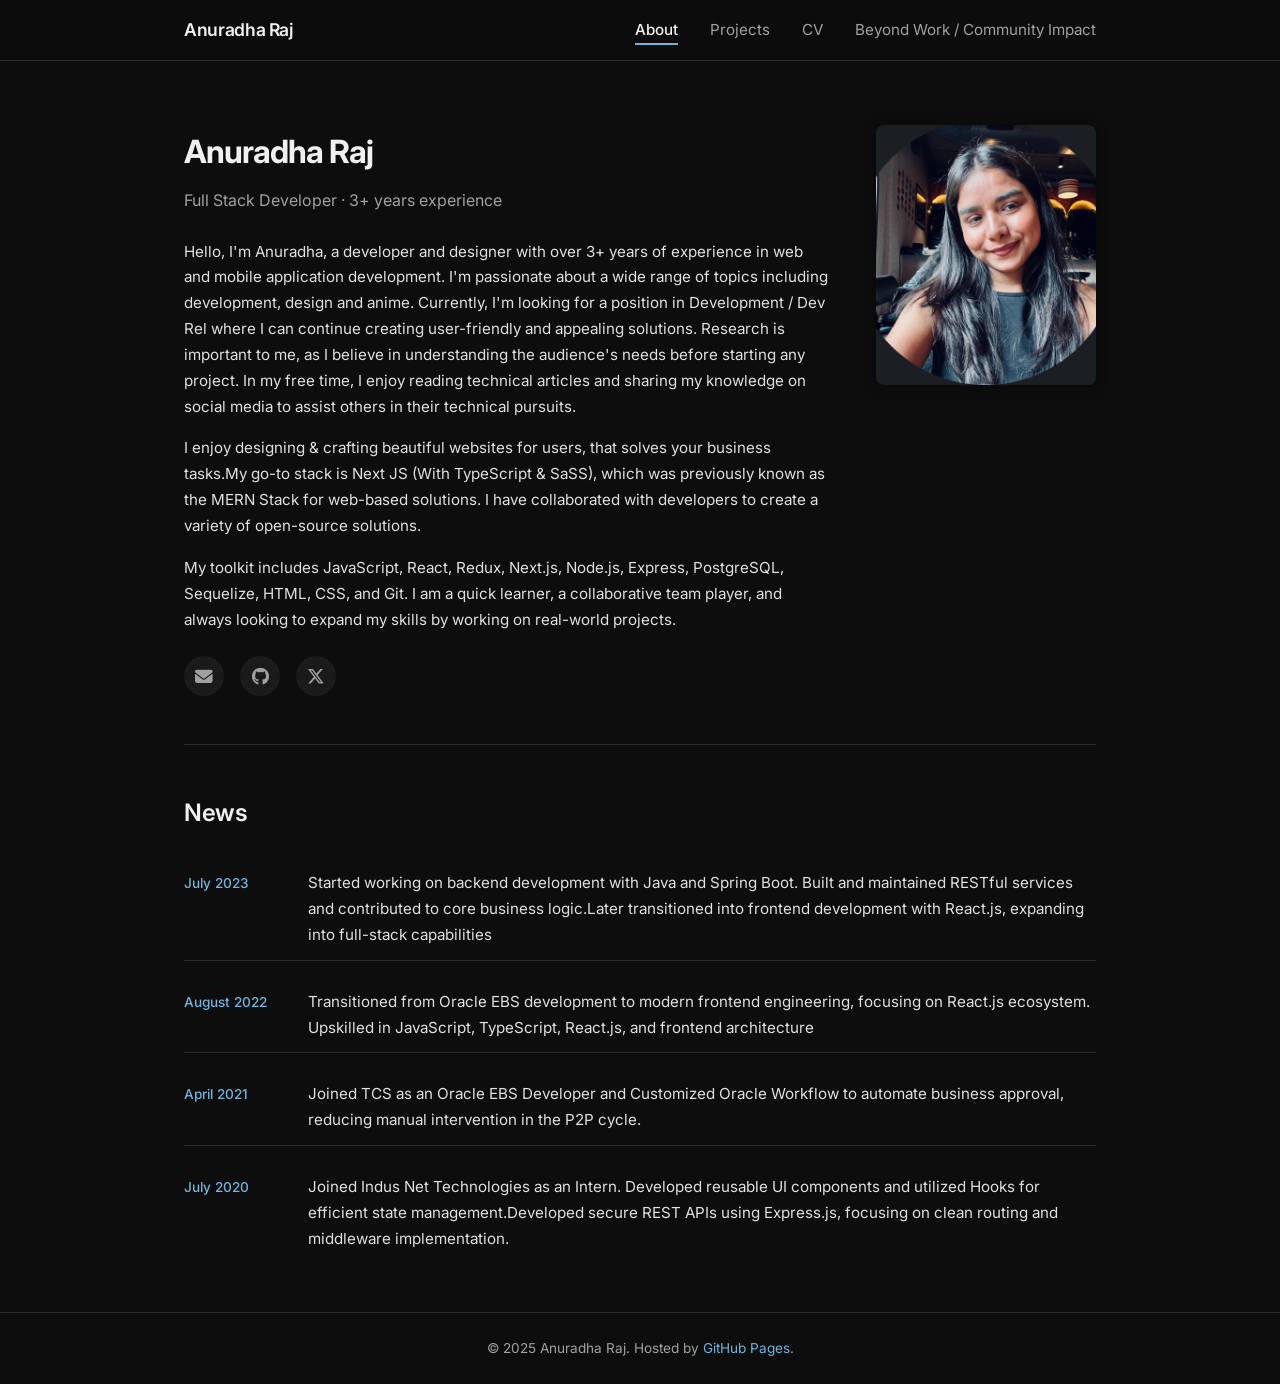
<file: index.html>
<!DOCTYPE html>
<html lang="en">
<head>
  <meta charset="UTF-8">
  <meta name="viewport" content="width=device-width, initial-scale=1.0">
  <title>👋 Anuradha Raj</title>
  <link rel="preconnect" href="https://fonts.googleapis.com">
  <link rel="preconnect" href="https://fonts.gstatic.com" crossorigin>
  <link href="https://fonts.googleapis.com/css2?family=Inter:wght@300;400;500;600;700&display=swap" rel="stylesheet">
  <link rel="stylesheet" href="https://cdnjs.cloudflare.com/ajax/libs/font-awesome/6.5.1/css/all.min.css">
  <link rel="icon" href="/assets/favicon.svg?v=1" type="image/svg+xml">
  <link rel="stylesheet" href="style.css?v=2">
</head>
<body>
  <nav class="navbar">
    <div class="nav-container">
      <a href="index.html" class="nav-brand">Anuradha Raj</a>
      <button class="nav-toggle" aria-label="Toggle navigation">
        <span></span><span></span><span></span>
      </button>
      <ul class="nav-links">
        <li><a href="index.html">About</a></li>
        <li><a href="projects.html">Projects</a></li>
        <li><a href="cv.html">CV</a></li>
        <li><a href="volunteers.html">Beyond Work / Community Impact</a></li>
      </ul>
    </div>
  </nav>

  <main class="container">
    <section class="hero">
      <div class="hero-content">
        <div class="hero-text">
          <h1>Anuradha Raj</h1>
          <p class="tagline">Full Stack Developer &middot; 3+ years experience</p>
          <div class="hero-about">
            <p>
              Hello, I'm Anuradha, a developer and designer with over 3+ years of experience in web and mobile application development. I'm passionate about a wide range of topics including development, design and anime. Currently, I'm looking for a position in Development / Dev Rel where I can continue creating user-friendly and appealing solutions. Research is important to me, as I believe in understanding the audience's needs before starting any project. In my free time, I enjoy reading technical articles and sharing my knowledge on social media to assist others in their technical pursuits.
            </p>
            <p>
              I enjoy designing & crafting beautiful websites for users, that solves your business tasks.My go-to stack is Next JS (With TypeScript & SaSS), which was previously known as the MERN Stack for web-based solutions. I have collaborated with developers to create a variety of open-source solutions.
            </p>
            <p>
              My toolkit includes JavaScript, React, Redux, Next.js, Node.js, Express, PostgreSQL, Sequelize, HTML, CSS, and Git.
              I am a quick learner, a collaborative team player, and always looking to expand my skills by working on real-world projects.
            </p>
          </div>
          <div class="social-links">
            <a href="mailto:rajanuradha103@gmail.com" target="_blank" rel="noopener" title="Gmail"><i class="fas fa-envelope"></i></a>
            <a href="https://github.com/Anuradha007" target="_blank" rel="noopener" title="GitHub"><i class="fab fa-github"></i></a>
            <a href="https://twitter.com/shikhhaayadav" target="_blank" rel="noopener" title="Twitter"><i class="fab fa-x-twitter"></i></a>
          </div>
        </div>
        <div class="hero-image">
          <img src="assets/profile2.png" alt="Anuradha Raj" class="profile-img">
        </div>
      </div>
    </section>

    <section class="news-section">
      <h2>News</h2>
      <div class="news-list">
        <div class="news-item">
          <span class="news-date">July 2023</span>
          <span class="news-text">Started working on backend development with Java and Spring Boot. Built and maintained RESTful services and contributed to core business logic.Later transitioned into frontend development with React.js, expanding into full-stack capabilities</span>
        </div>
        <div class="news-item">
          <span class="news-date">August 2022</span>
          <span class="news-text">Transitioned from Oracle EBS development to modern frontend engineering, focusing on React.js ecosystem. Upskilled in JavaScript, TypeScript, React.js, and frontend architecture</span>
        </div>
        <div class="news-item">
          <span class="news-date">April 2021</span>
          <span class="news-text">Joined TCS as an Oracle EBS Developer and Customized Oracle Workflow to automate business approval, reducing manual intervention in the P2P cycle.</span>
        </div>
        <div class="news-item">
          <span class="news-date">July 2020</span>
          <span class="news-text">Joined Indus Net Technologies as an Intern. Developed reusable UI components and utilized Hooks for efficient state management.Developed secure REST APIs using Express.js, focusing on clean routing and middleware implementation.</span>
        </div>
      </div>
    </section>
  </main>

  <footer>
    <div class="container">
      <p>&copy; 2025 Anuradha Raj. Hosted by <a href="https://pages.github.com/" target="_blank">GitHub Pages</a>.</p>
    </div>
  </footer>

  <script>

  document.querySelector('.nav-toggle').addEventListener('click', function() {
    document.querySelector('.nav-links').classList.toggle('active');
    this.classList.toggle('active');
  });


  const navLinks = document.querySelectorAll('.nav-links a');
  const currentPath = window.location.pathname.split('/').pop();

  navLinks.forEach(link => {
    const linkPath = link.getAttribute('href');

    if (linkPath === currentPath || (currentPath === '' && linkPath === 'index.html')) {
      link.classList.add('active');
    }
  });
</script>
</body>
</html>
</file>
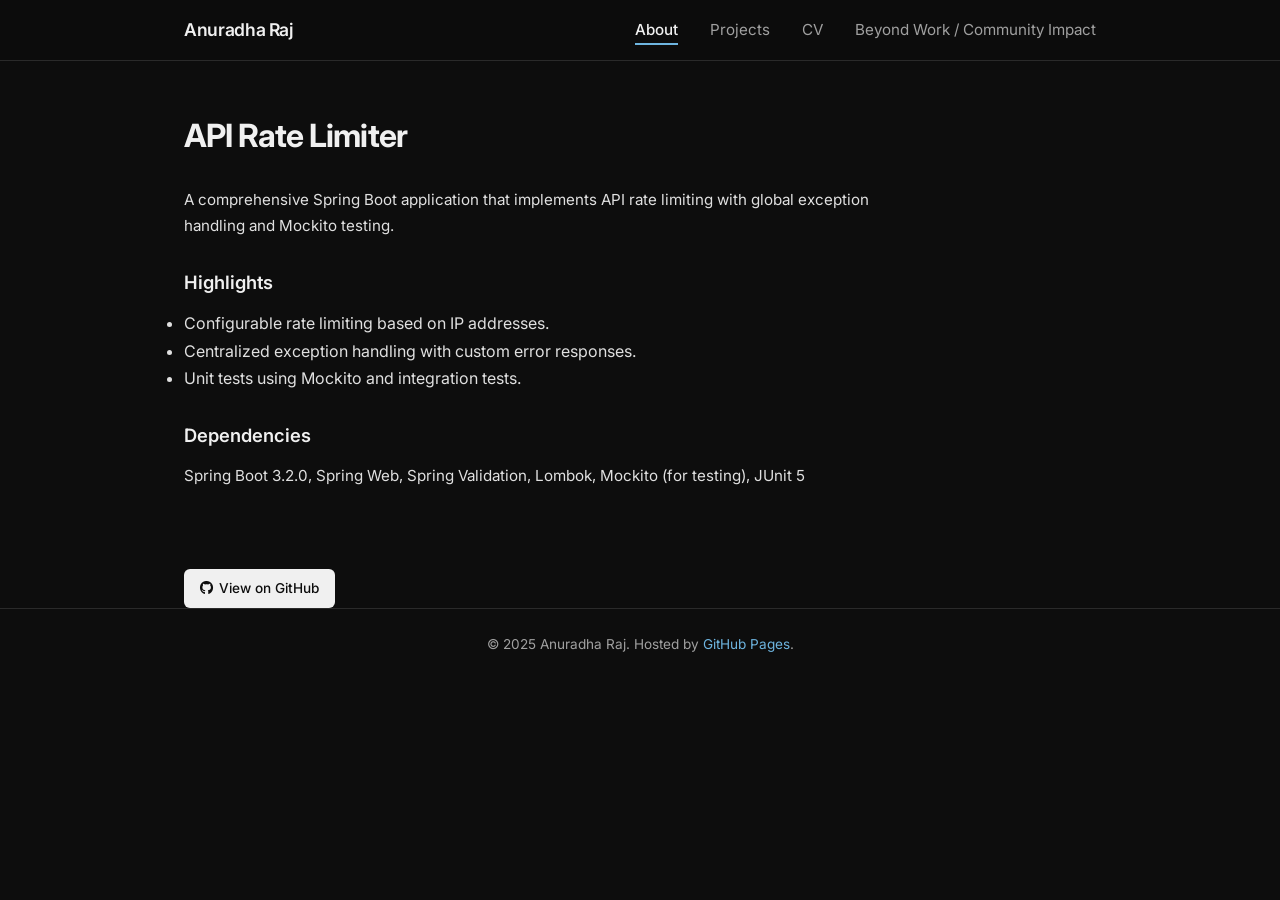
<file: projects/0_project/index.html>
<!DOCTYPE html>
<html lang="en">
<head>
  <meta charset="UTF-8">
  <meta name="viewport" content="width=device-width, initial-scale=1.0">
  <title>API Rate Limiter | 👋 Anuradha Raj</title>
  <link rel="preconnect" href="https://fonts.googleapis.com">
  <link rel="preconnect" href="https://fonts.gstatic.com" crossorigin>
  <link href="https://fonts.googleapis.com/css2?family=Inter:wght@300;400;500;600;700&display=swap" rel="stylesheet">
  <link rel="stylesheet" href="https://cdnjs.cloudflare.com/ajax/libs/font-awesome/6.5.1/css/all.min.css">
  <link rel="icon" href="/assets/favicon.svg?v=1" type="image/svg+xml">
  <link rel="stylesheet" href="../../style.css?v=2">
</head>
<body>
  <nav class="navbar">
    <div class="nav-container">
      <a href="../../index.html" class="nav-brand">Anuradha Raj</a>
      <button class="nav-toggle" aria-label="Toggle navigation">
        <span></span><span></span><span></span>
      </button>
      <ul class="nav-links">
        <li><a href="index.html" class="active">About</a></li>
        <li><a href="projects.html">Projects</a></li>
        <li><a href="cv.html">CV</a></li>
        <li><a href="volunteers.html">Beyond Work / Community Impact</a></li>
      </ul>
    </div>
  </nav>

  <main class="container">
    <div class="page-header">
      <h1>API Rate Limiter</h1>
    </div>

    <div class="project-page-content">
      <p>
       A comprehensive Spring Boot application that implements API rate limiting with global exception handling and Mockito testing.
      </p>

      <h2>Highlights</h2>
      <ul>
        <li>Configurable rate limiting based on IP addresses.</li>
       <li>Centralized exception handling with custom error responses.</li> 
       <li>Unit tests using Mockito and integration tests.</li> 
      </ul>

      <h2>Dependencies</h2>
      <p> Spring Boot 3.2.0, Spring Web, Spring Validation, Lombok, Mockito (for testing), JUnit 5</p>
     </div>

        <div class="project-links">
        <a href="https://github.com/Anuradha007/Api-Rate-Limiter" class="btn-github" target="_blank" rel="noopener">
          <i class="fab fa-github"></i> View on GitHub
        </a>
      </div>

  </main>

  <footer>
    <div class="container">
      <p>&copy; 2025 Anuradha Raj. Hosted by <a href="https://pages.github.com/" target="_blank">GitHub Pages</a>.</p>
    </div>
  </footer>
  

  <script>
    document.querySelector('.nav-toggle').addEventListener('click', function() {
      document.querySelector('.nav-links').classList.toggle('active');
      this.classList.toggle('active');
    });
  </script>
</body>
</html>
</file>
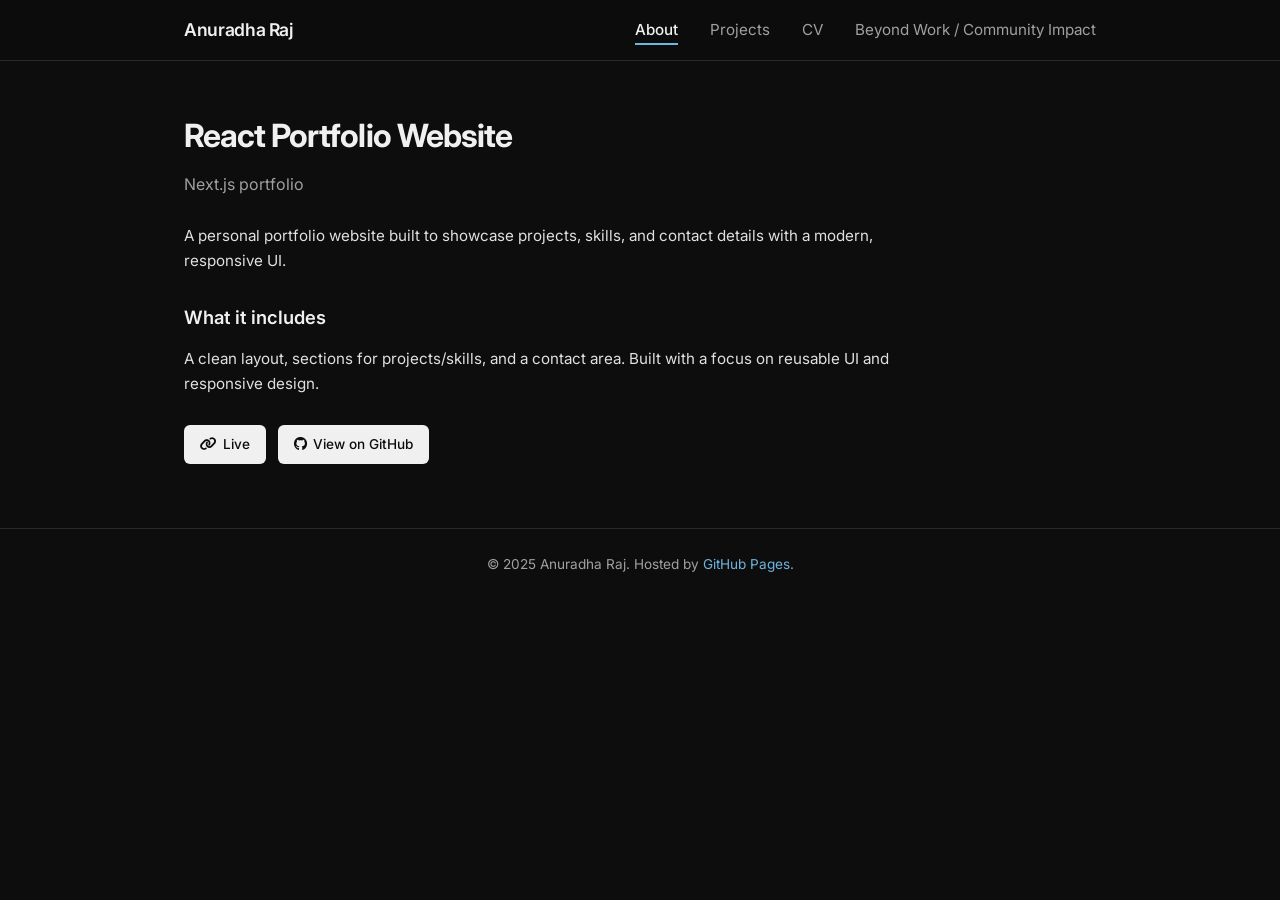
<file: projects/1_project/index.html>
<!DOCTYPE html>
<html lang="en">
<head>
  <meta charset="UTF-8">
  <meta name="viewport" content="width=device-width, initial-scale=1.0">
  <title>React Portfolio Website | 👋 Anuradha Raj</title>
  <link rel="preconnect" href="https://fonts.googleapis.com">
  <link rel="preconnect" href="https://fonts.gstatic.com" crossorigin>
  <link href="https://fonts.googleapis.com/css2?family=Inter:wght@300;400;500;600;700&display=swap" rel="stylesheet">
  <link rel="stylesheet" href="https://cdnjs.cloudflare.com/ajax/libs/font-awesome/6.5.1/css/all.min.css">
  <link rel="icon" href="/assets/favicon.svg?v=1" type="image/svg+xml">
  <link rel="stylesheet" href="../../style.css?v=2">
</head>
<body>
  <nav class="navbar">
    <div class="nav-container">
      <a href="../../index.html" class="nav-brand">Anuradha Raj</a>
      <button class="nav-toggle" aria-label="Toggle navigation">
        <span></span><span></span><span></span>
      </button>
      <ul class="nav-links">
        <li><a href="index.html" class="active">About</a></li>
        <li><a href="projects.html">Projects</a></li>
        <li><a href="cv.html">CV</a></li>
        <li><a href="volunteers.html">Beyond Work / Community Impact</a></li>
      </ul>
    </div>
  </nav>

  <main class="container">
    <div class="page-header">
      <h1>React Portfolio Website</h1>
      <p>Next.js portfolio</p>
    </div>

    <div class="project-page-content">
      <p>
        A personal portfolio website built to showcase projects, skills, and contact details with a modern, responsive UI.
      </p>

      <h2>What it includes</h2>
      <p>
        A clean layout, sections for projects/skills, and a contact area. Built with a focus on reusable UI and responsive design.
      </p>

      <div class="project-links">
        <a href="https://anuradha007.github.io/index.html" class="btn-github" target="_blank" rel="noopener">
          <i class="fas fa-link"></i>  Live
        </a>
        <a href="https://github.com/Anuradha007/next.js-portfolio" class="btn-github" target="_blank" rel="noopener">
          <i class="fab fa-github"></i> View on GitHub
        </a>
      </div>
    </div>
  </main>

  <footer>
    <div class="container">
      <p>&copy; 2025 Anuradha Raj. Hosted by <a href="https://pages.github.com/" target="_blank">GitHub Pages</a>.</p>
    </div>
  </footer>

  <script>
    document.querySelector('.nav-toggle').addEventListener('click', function() {
      document.querySelector('.nav-links').classList.toggle('active');
      this.classList.toggle('active');
    });
  </script>
</body>
</html>
</file>
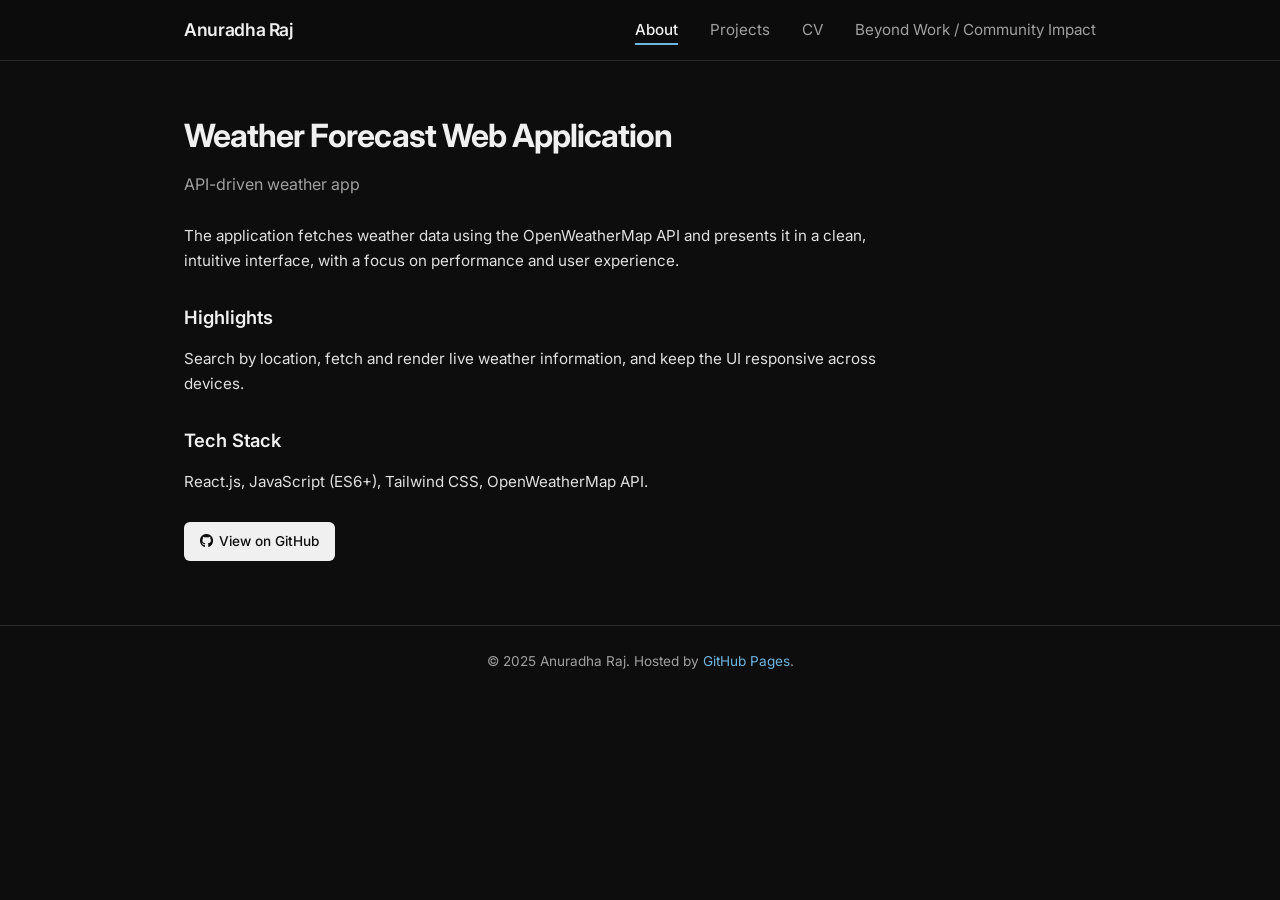
<file: projects/2_project/index.html>
<!DOCTYPE html>
<html lang="en">
<head>
  <meta charset="UTF-8">
  <meta name="viewport" content="width=device-width, initial-scale=1.0">
  <title>Weather Forecast Web Application | 👋 Anuradha Raj</title>
  <link rel="preconnect" href="https://fonts.googleapis.com">
  <link rel="preconnect" href="https://fonts.gstatic.com" crossorigin>
  <link href="https://fonts.googleapis.com/css2?family=Inter:wght@300;400;500;600;700&display=swap" rel="stylesheet">
  <link rel="stylesheet" href="https://cdnjs.cloudflare.com/ajax/libs/font-awesome/6.5.1/css/all.min.css">
  <link rel="icon" href="/assets/favicon.svg?v=1" type="image/svg+xml">
  <link rel="stylesheet" href="../../style.css?v=2">
</head>
<body>
  <nav class="navbar">
    <div class="nav-container">
      <a href="../../index.html" class="nav-brand">Anuradha Raj</a>
      <button class="nav-toggle" aria-label="Toggle navigation">
        <span></span><span></span><span></span>
      </button>
      <ul class="nav-links">
        <li><a href="index.html" class="active">About</a></li>
        <li><a href="projects.html">Projects</a></li>
        <li><a href="cv.html">CV</a></li>
        <li><a href="volunteers.html">Beyond Work / Community Impact</a></li>
      </ul>
    </div>
  </nav>

  <main class="container">
    <div class="page-header">
      <h1>Weather Forecast Web Application</h1>
      <p>API-driven weather app</p>
    </div>

    <div class="project-page-content">
      <p>
        The application fetches weather data using the OpenWeatherMap API and presents it in a clean, intuitive interface, with a focus on performance and user experience.
      </p>

      <h2>Highlights</h2>
      <p>
        Search by location, fetch and render live weather information, and keep the UI responsive across devices.
      </p>

      <h2>Tech Stack</h2>
      <p>
        React.js, JavaScript (ES6+), Tailwind CSS, OpenWeatherMap API.
      </p>

      <div class="project-links">
        <a href="https://github.com/Anuradha007/Weather-App" class="btn-github" target="_blank" rel="noopener">
          <i class="fab fa-github"></i> View on GitHub
        </a>
      </div>
    </div>
  </main>

  <footer>
    <div class="container">
      <p>&copy; 2025 Anuradha Raj. Hosted by <a href="https://pages.github.com/" target="_blank">GitHub Pages</a>.</p>
    </div>
  </footer>

  <script>
    document.querySelector('.nav-toggle').addEventListener('click', function() {
      document.querySelector('.nav-links').classList.toggle('active');
      this.classList.toggle('active');
    });
  </script>
</body>
</html>
</file>
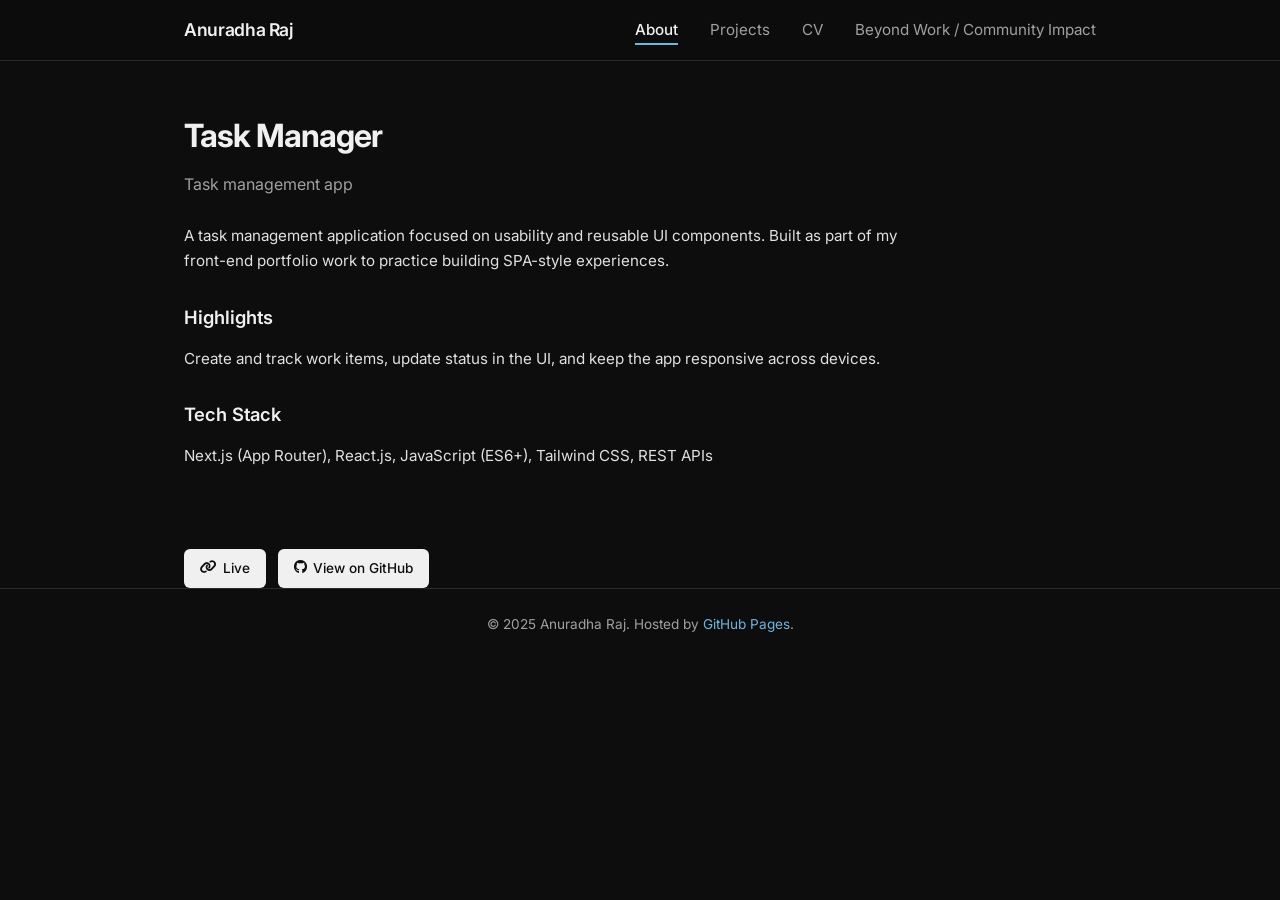
<file: projects/3_project/index.html>
<!DOCTYPE html>
<html lang="en">
<head>
  <meta charset="UTF-8">
  <meta name="viewport" content="width=device-width, initial-scale=1.0">
  <title>Task Manager | 👋 Anuradha Raj</title>
  <link rel="preconnect" href="https://fonts.googleapis.com">
  <link rel="preconnect" href="https://fonts.gstatic.com" crossorigin>
  <link href="https://fonts.googleapis.com/css2?family=Inter:wght@300;400;500;600;700&display=swap" rel="stylesheet">
  <link rel="stylesheet" href="https://cdnjs.cloudflare.com/ajax/libs/font-awesome/6.5.1/css/all.min.css">
  <link rel="icon" href="/assets/favicon.svg?v=1" type="image/svg+xml">
  <link rel="stylesheet" href="../../style.css?v=2">
</head>
<body>
  <nav class="navbar">
    <div class="nav-container">
      <a href="../../index.html" class="nav-brand">Anuradha Raj</a>
      <button class="nav-toggle" aria-label="Toggle navigation">
        <span></span><span></span><span></span>
      </button>
      <ul class="nav-links">
        <li><a href="index.html" class="active">About</a></li>
        <li><a href="projects.html">Projects</a></li>
        <li><a href="cv.html">CV</a></li>
        <li><a href="volunteers.html">Beyond Work / Community Impact</a></li>
      </ul>
    </div>
  </nav>

  <main class="container">
    <div class="page-header">
      <h1>Task Manager</h1>
      <p>Task management app</p>
    </div>

    <div class="project-page-content">
      <p>
        A task management application focused on usability and reusable UI components. Built as part of my front-end portfolio work to practice building SPA-style experiences.
      </p>

      <h2>Highlights</h2>
      <p>
        Create and track work items, update status in the UI, and keep the app responsive across devices.
      </p>

      <h2>Tech Stack</h2>
      <p>Next.js (App Router), React.js, JavaScript (ES6+), Tailwind CSS, REST APIs</p>
    </div>

        <div class="project-links">
        <a href="https://task-manager-web-hetx.vercel.app/" class="btn-github" target="_blank" rel="noopener">
          <i class="fas fa-link"></i> Live
        </a>
        <a href="https://github.com/Anuradha007/Task-Manager-Web" class="btn-github" target="_blank" rel="noopener">
          <i class="fab fa-github"></i> View on GitHub
        </a>
      </div>

  </main>

  <footer>
    <div class="container">
      <p>&copy; 2025 Anuradha Raj. Hosted by <a href="https://pages.github.com/" target="_blank">GitHub Pages</a>.</p>
    </div>
  </footer>
  

  <script>
    document.querySelector('.nav-toggle').addEventListener('click', function() {
      document.querySelector('.nav-links').classList.toggle('active');
      this.classList.toggle('active');
    });
  </script>
</body>
</html>
</file>
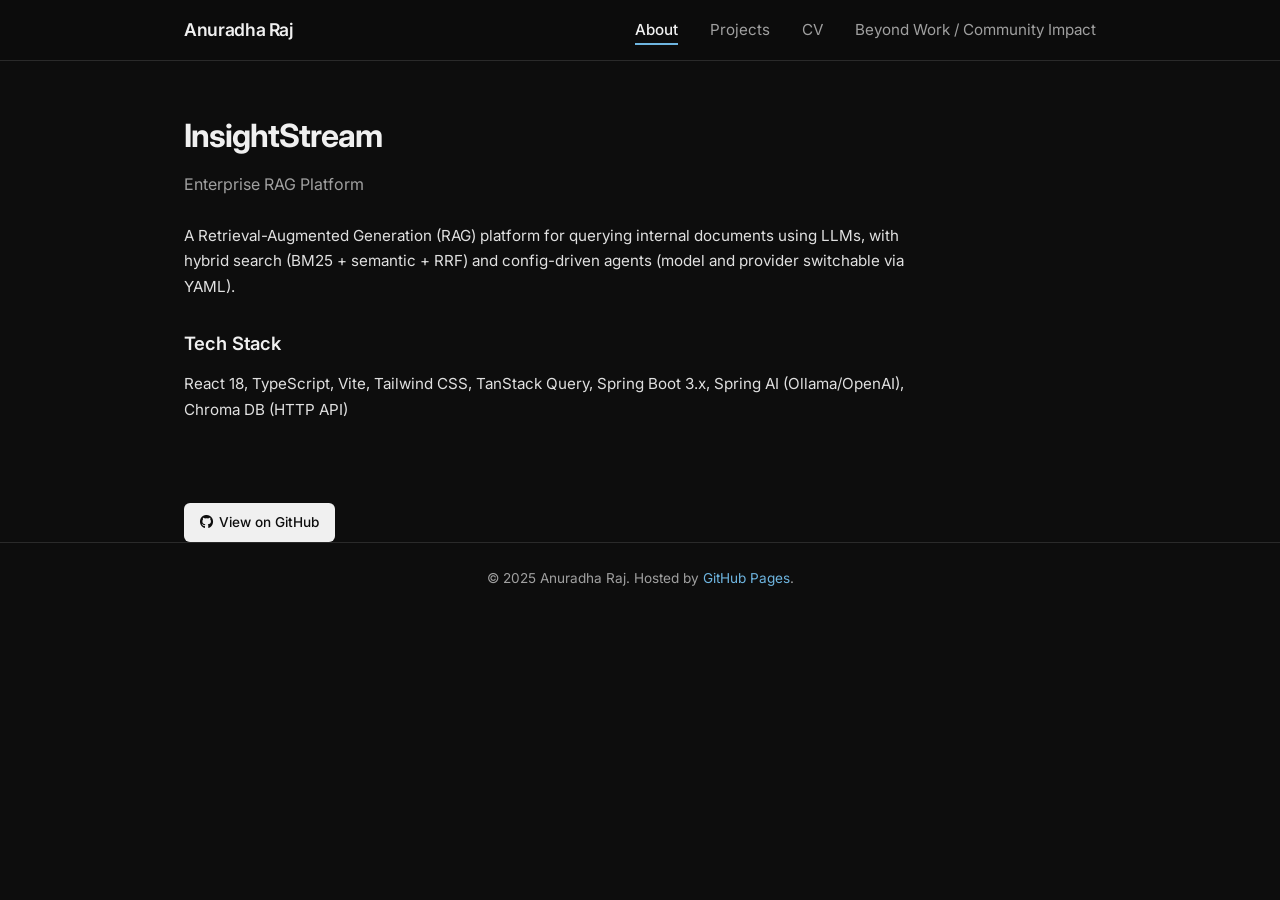
<file: projects/4_project/index.html>
<!DOCTYPE html>
<html lang="en">
<head>
  <meta charset="UTF-8">
  <meta name="viewport" content="width=device-width, initial-scale=1.0">
  <title>InsightStream | 👋 Anuradha Raj</title>
  <link rel="preconnect" href="https://fonts.googleapis.com">
  <link rel="preconnect" href="https://fonts.gstatic.com" crossorigin>
  <link href="https://fonts.googleapis.com/css2?family=Inter:wght@300;400;500;600;700&display=swap" rel="stylesheet">
  <link rel="stylesheet" href="https://cdnjs.cloudflare.com/ajax/libs/font-awesome/6.5.1/css/all.min.css">
  <link rel="icon" href="/assets/favicon.svg?v=1" type="image/svg+xml">
  <link rel="stylesheet" href="../../style.css?v=2">
</head>
<body>
  <nav class="navbar">
    <div class="nav-container">
      <a href="../../index.html" class="nav-brand">Anuradha Raj</a>
      <button class="nav-toggle" aria-label="Toggle navigation">
        <span></span><span></span><span></span>
      </button>
      <ul class="nav-links">
        <li><a href="index.html" class="active">About</a></li>
        <li><a href="projects.html">Projects</a></li>
        <li><a href="cv.html">CV</a></li>
        <li><a href="volunteers.html">Beyond Work / Community Impact</a></li>
      </ul>
    </div>
  </nav>

  <main class="container">
    <div class="page-header">
      <h1>InsightStream </h1>
      <p>Enterprise RAG Platform</p>
    </div>

    <div class="project-page-content">
      <p>
        A Retrieval-Augmented Generation (RAG) platform for querying internal documents using LLMs, with hybrid search (BM25 + semantic + RRF) and config-driven agents (model and provider switchable via YAML).
      </p>

      <h2>Tech Stack</h2>
      <p>React 18, TypeScript, Vite, Tailwind CSS, TanStack Query, Spring Boot 3.x, Spring AI (Ollama/OpenAI), Chroma DB (HTTP API) </p>
    </div>

     <div class="project-links">
        <a href="https://github.com/Anuradha007/InsightStream" class="btn-github" target="_blank" rel="noopener">
          <i class="fab fa-github"></i> View on GitHub
        </a>
      </div>
  </main>

  <footer>
    <div class="container">
      <p>&copy; 2025 Anuradha Raj. Hosted by <a href="https://pages.github.com/" target="_blank">GitHub Pages</a>.</p>
    </div>
  </footer>

  <script>
    document.querySelector('.nav-toggle').addEventListener('click', function() {
      document.querySelector('.nav-links').classList.toggle('active');
      this.classList.toggle('active');
    });
  </script>
</body>
</html>
</file>
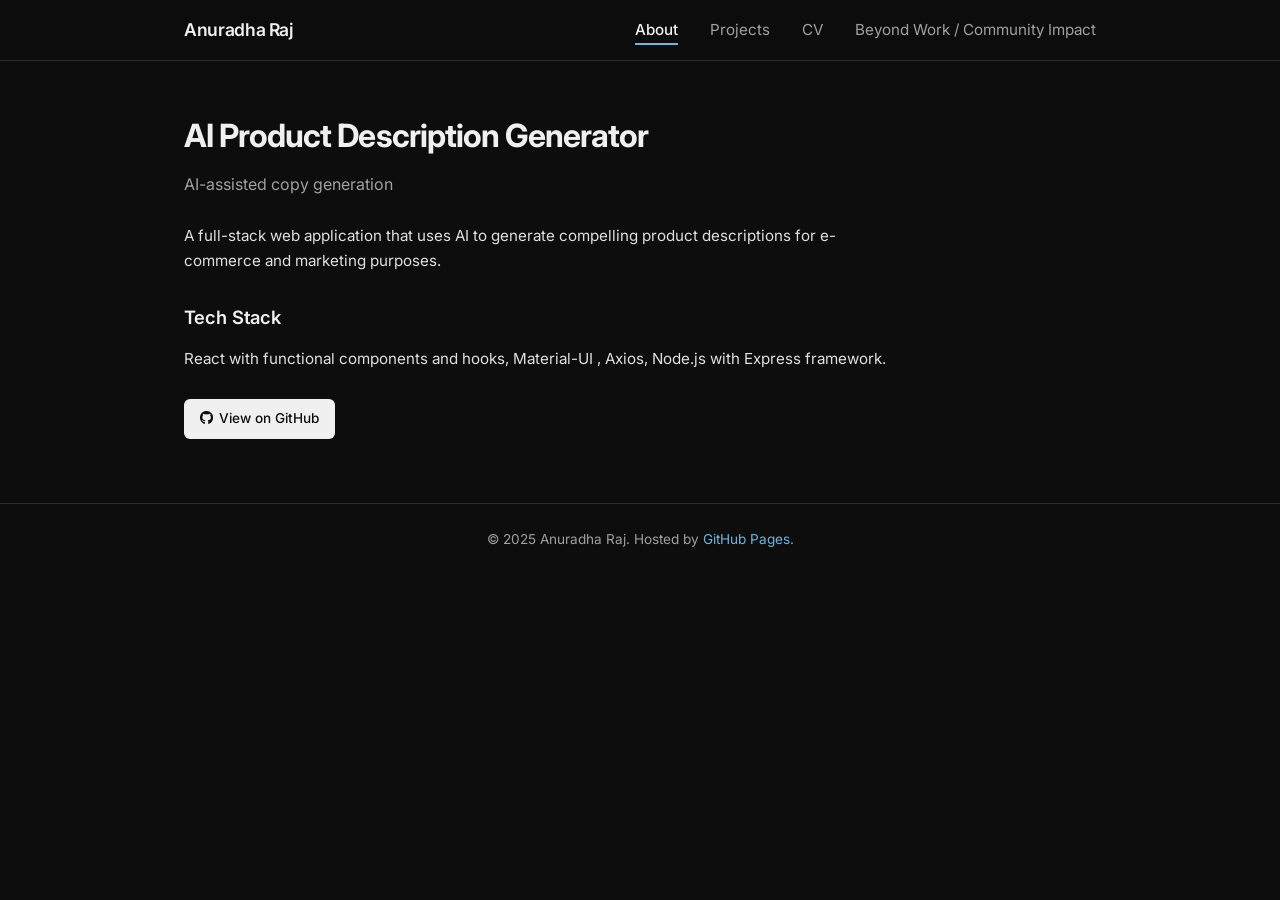
<file: projects/5_project/index.html>
<!DOCTYPE html>
<html lang="en">
<head>
  <meta charset="UTF-8">
  <meta name="viewport" content="width=device-width, initial-scale=1.0">
  <title>AI Product Description Generator | 👋 Anuradha Raj</title>
  <link rel="preconnect" href="https://fonts.googleapis.com">
  <link rel="preconnect" href="https://fonts.gstatic.com" crossorigin>
  <link href="https://fonts.googleapis.com/css2?family=Inter:wght@300;400;500;600;700&display=swap" rel="stylesheet">
  <link rel="stylesheet" href="https://cdnjs.cloudflare.com/ajax/libs/font-awesome/6.5.1/css/all.min.css">
  <link rel="icon" href="/assets/favicon.svg?v=1" type="image/svg+xml">
  <link rel="stylesheet" href="../../style.css?v=2">
</head>
<body>
  <nav class="navbar">
    <div class="nav-container">
      <a href="../../index.html" class="nav-brand">Anuradha Raj</a>
      <button class="nav-toggle" aria-label="Toggle navigation">
        <span></span><span></span><span></span>
      </button>
      <ul class="nav-links">
        <li><a href="index.html" class="active">About</a></li>
        <li><a href="projects.html">Projects</a></li>
        <li><a href="cv.html">CV</a></li>
        <li><a href="volunteers.html">Beyond Work / Community Impact</a></li>
      </ul>
    </div>
  </nav>

  <main class="container">
    <div class="page-header">
      <h1>AI Product Description Generator</h1>
      <p>AI-assisted copy generation</p>
    </div>

    <div class="project-page-content">
      <p>
        A full-stack web application that uses AI to generate compelling product descriptions for e-commerce and marketing purposes.
      </p>

      <h2>Tech Stack</h2>
      <p>
        React with functional components and hooks, Material-UI , Axios, Node.js with Express framework.
      </p>

      <div class="project-links">
        <a href="https://github.com/Anuradha007/ai-product-description-generator/tree/main/ai-product-description-generator" class="btn-github" target="_blank" rel="noopener">
          <i class="fab fa-github"></i> View on GitHub
        </a>
      </div>
    </div>
  </main>

  <footer>
    <div class="container">
      <p>&copy; 2025 Anuradha Raj. Hosted by <a href="https://pages.github.com/" target="_blank">GitHub Pages</a>.</p>
    </div>
  </footer>

  <script>
    document.querySelector('.nav-toggle').addEventListener('click', function() {
      document.querySelector('.nav-links').classList.toggle('active');
      this.classList.toggle('active');
    });
  </script>
</body>
</html>
</file>
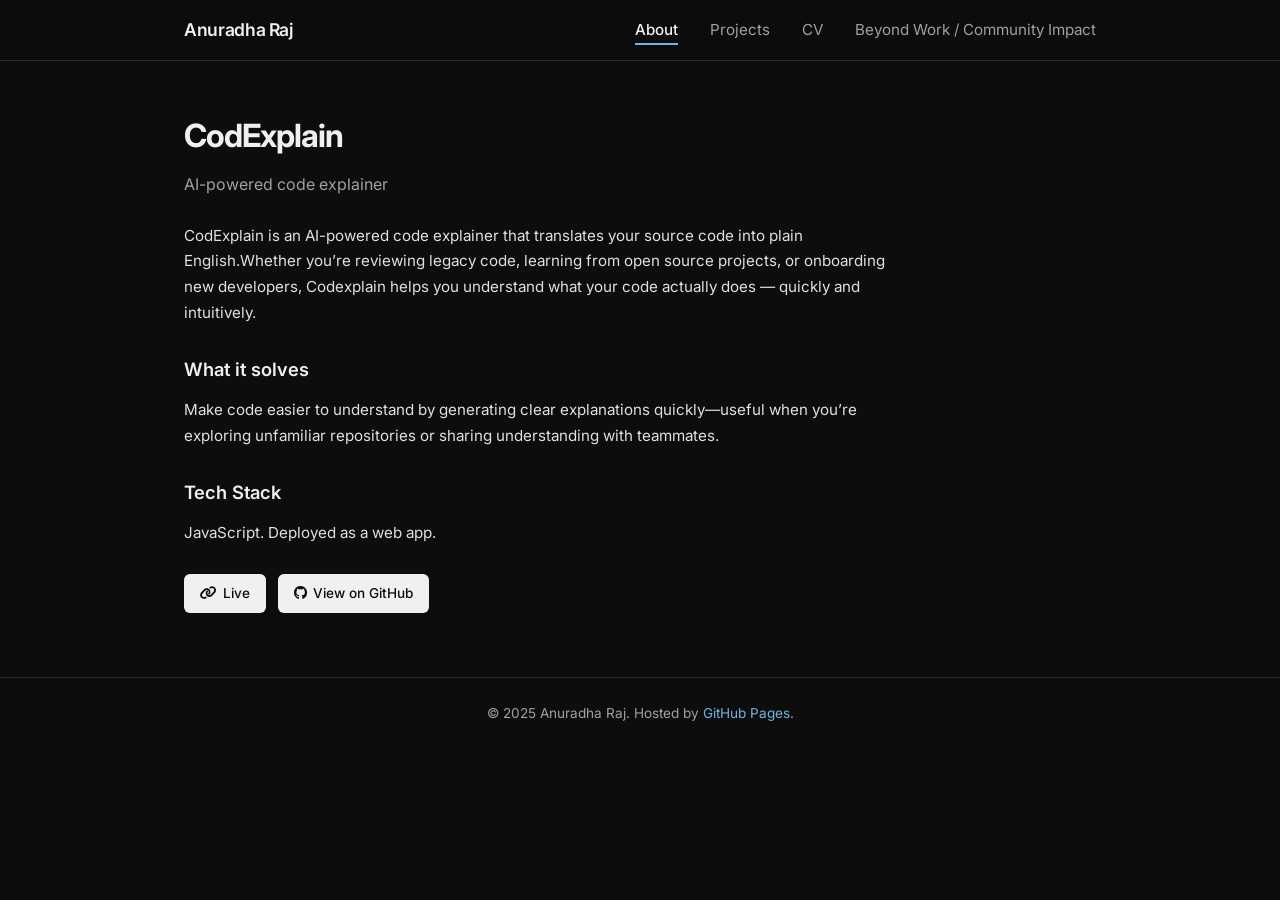
<file: projects/6_project/index.html>
<!DOCTYPE html>
<html lang="en">
<head>
  <meta charset="UTF-8">
  <meta name="viewport" content="width=device-width, initial-scale=1.0">
  <title>CodExplain | 👋 Anuradha Raj</title>
  <link rel="preconnect" href="https://fonts.googleapis.com">
  <link rel="preconnect" href="https://fonts.gstatic.com" crossorigin>
  <link href="https://fonts.googleapis.com/css2?family=Inter:wght@300;400;500;600;700&display=swap" rel="stylesheet">
  <link rel="stylesheet" href="https://cdnjs.cloudflare.com/ajax/libs/font-awesome/6.5.1/css/all.min.css">
  <link rel="icon" href="/assets/favicon.svg?v=1" type="image/svg+xml">
  <link rel="stylesheet" href="../../style.css?v=2">
</head>
<body>
  <nav class="navbar">
    <div class="nav-container">
      <a href="../../index.html" class="nav-brand">Anuradha Raj</a>
      <button class="nav-toggle" aria-label="Toggle navigation">
        <span></span><span></span><span></span>
      </button>
      <ul class="nav-links">
        <li><a href="index.html" class="active">About</a></li>
        <li><a href="projects.html">Projects</a></li>
        <li><a href="cv.html">CV</a></li>
        <li><a href="volunteers.html">Beyond Work / Community Impact</a></li>
      </ul>
    </div>
  </nav>

  <main class="container">
    <div class="page-header">
      <h1>CodExplain</h1>
      <p>AI-powered code explainer</p>
    </div>

    <div class="project-page-content">
      <p>
        CodExplain is an AI-powered code explainer that translates your source code into plain English.Whether you’re reviewing legacy code, learning from open source projects, or onboarding new developers, Codexplain helps you understand what your code actually does — quickly and intuitively.
      </p>

      <h2>What it solves</h2>
      <p>
        Make code easier to understand by generating clear explanations quickly—useful when you’re exploring unfamiliar repositories or sharing understanding with teammates.
      </p>

      <h2>Tech Stack</h2>
      <p>
        JavaScript. Deployed as a web app.
      </p>

      <div class="project-links">
        <a href="cod-explain.vercel.app" class="btn-github" target="_blank" rel="noopener">
          <i class="fas fa-link"></i> Live
        </a>
        <a href="https://github.com/Anuradha007/CodExplain" class="btn-github" target="_blank" rel="noopener">
          <i class="fab fa-github"></i> View on GitHub
        </a>
      </div>
    </div>
  </main>

  <footer>
    <div class="container">
      <p>&copy; 2025 Anuradha Raj. Hosted by <a href="https://pages.github.com/" target="_blank">GitHub Pages</a>.</p>
    </div>
  </footer>

  <script>
    document.querySelector('.nav-toggle').addEventListener('click', function() {
      document.querySelector('.nav-links').classList.toggle('active');
      this.classList.toggle('active');
    });
  </script>
</body>
</html>
</file>
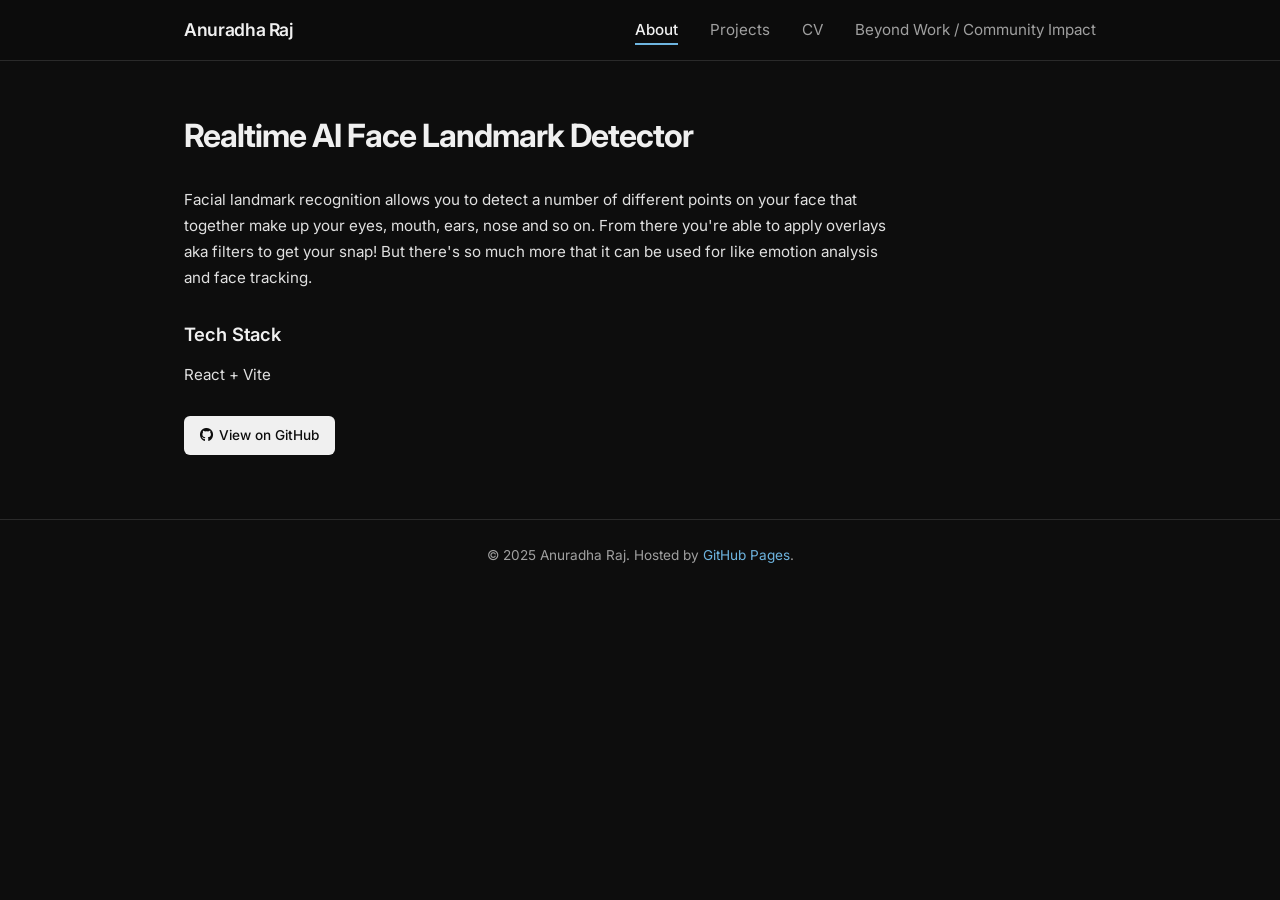
<file: projects/7_project/index.html>
<!DOCTYPE html>
<html lang="en">
<head>
  <meta charset="UTF-8">
  <meta name="viewport" content="width=device-width, initial-scale=1.0">
  <title>Realtime AI Face Landmark Detector | 👋 Anuradha Raj</title>
  <link rel="preconnect" href="https://fonts.googleapis.com">
  <link rel="preconnect" href="https://fonts.gstatic.com" crossorigin>
  <link href="https://fonts.googleapis.com/css2?family=Inter:wght@300;400;500;600;700&display=swap" rel="stylesheet">
  <link rel="stylesheet" href="https://cdnjs.cloudflare.com/ajax/libs/font-awesome/6.5.1/css/all.min.css">
  <link rel="icon" href="/assets/favicon.svg?v=1" type="image/svg+xml">
  <link rel="stylesheet" href="../../style.css?v=2">
</head>
<body>
  <nav class="navbar">
    <div class="nav-container">
      <a href="../../index.html" class="nav-brand">Anuradha Raj</a>
      <button class="nav-toggle" aria-label="Toggle navigation">
        <span></span><span></span><span></span>
      </button>
      <ul class="nav-links">
        <li><a href="index.html" class="active">About</a></li>
        <li><a href="projects.html">Projects</a></li>
        <li><a href="cv.html">CV</a></li>
        <li><a href="volunteers.html">Beyond Work / Community Impact</a></li>
      </ul>
    </div>
  </nav>

  <main class="container">
    <div class="page-header">
      <h1>Realtime AI Face Landmark Detector</h1>
    </div>

    <div class="project-page-content">
      <p>
       Facial landmark recognition allows you to detect a number of different points on your face that together make up your eyes, mouth, ears, nose and so on. From there you're able to apply overlays aka filters to get your snap! But there's so much more that it can be used for like emotion analysis and face tracking.
      </p>

      <h2>Tech Stack</h2>
      <p>
        React + Vite
      </p>

      <div class="project-links">
        <a href="https://github.com/Anuradha007/Real-Time-AI-Face-Landmark-Detector" class="btn-github" target="_blank" rel="noopener">
          <i class="fab fa-github"></i> View on GitHub
        </a>
      </div>
    </div>
  </main>

  <footer>
    <div class="container">
      <p>&copy; 2025 Anuradha Raj. Hosted by <a href="https://pages.github.com/" target="_blank">GitHub Pages</a>.</p>
    </div>
  </footer>

  <script>
    document.querySelector('.nav-toggle').addEventListener('click', function() {
      document.querySelector('.nav-links').classList.toggle('active');
      this.classList.toggle('active');
    });
  </script>
</body>
</html>
</file>
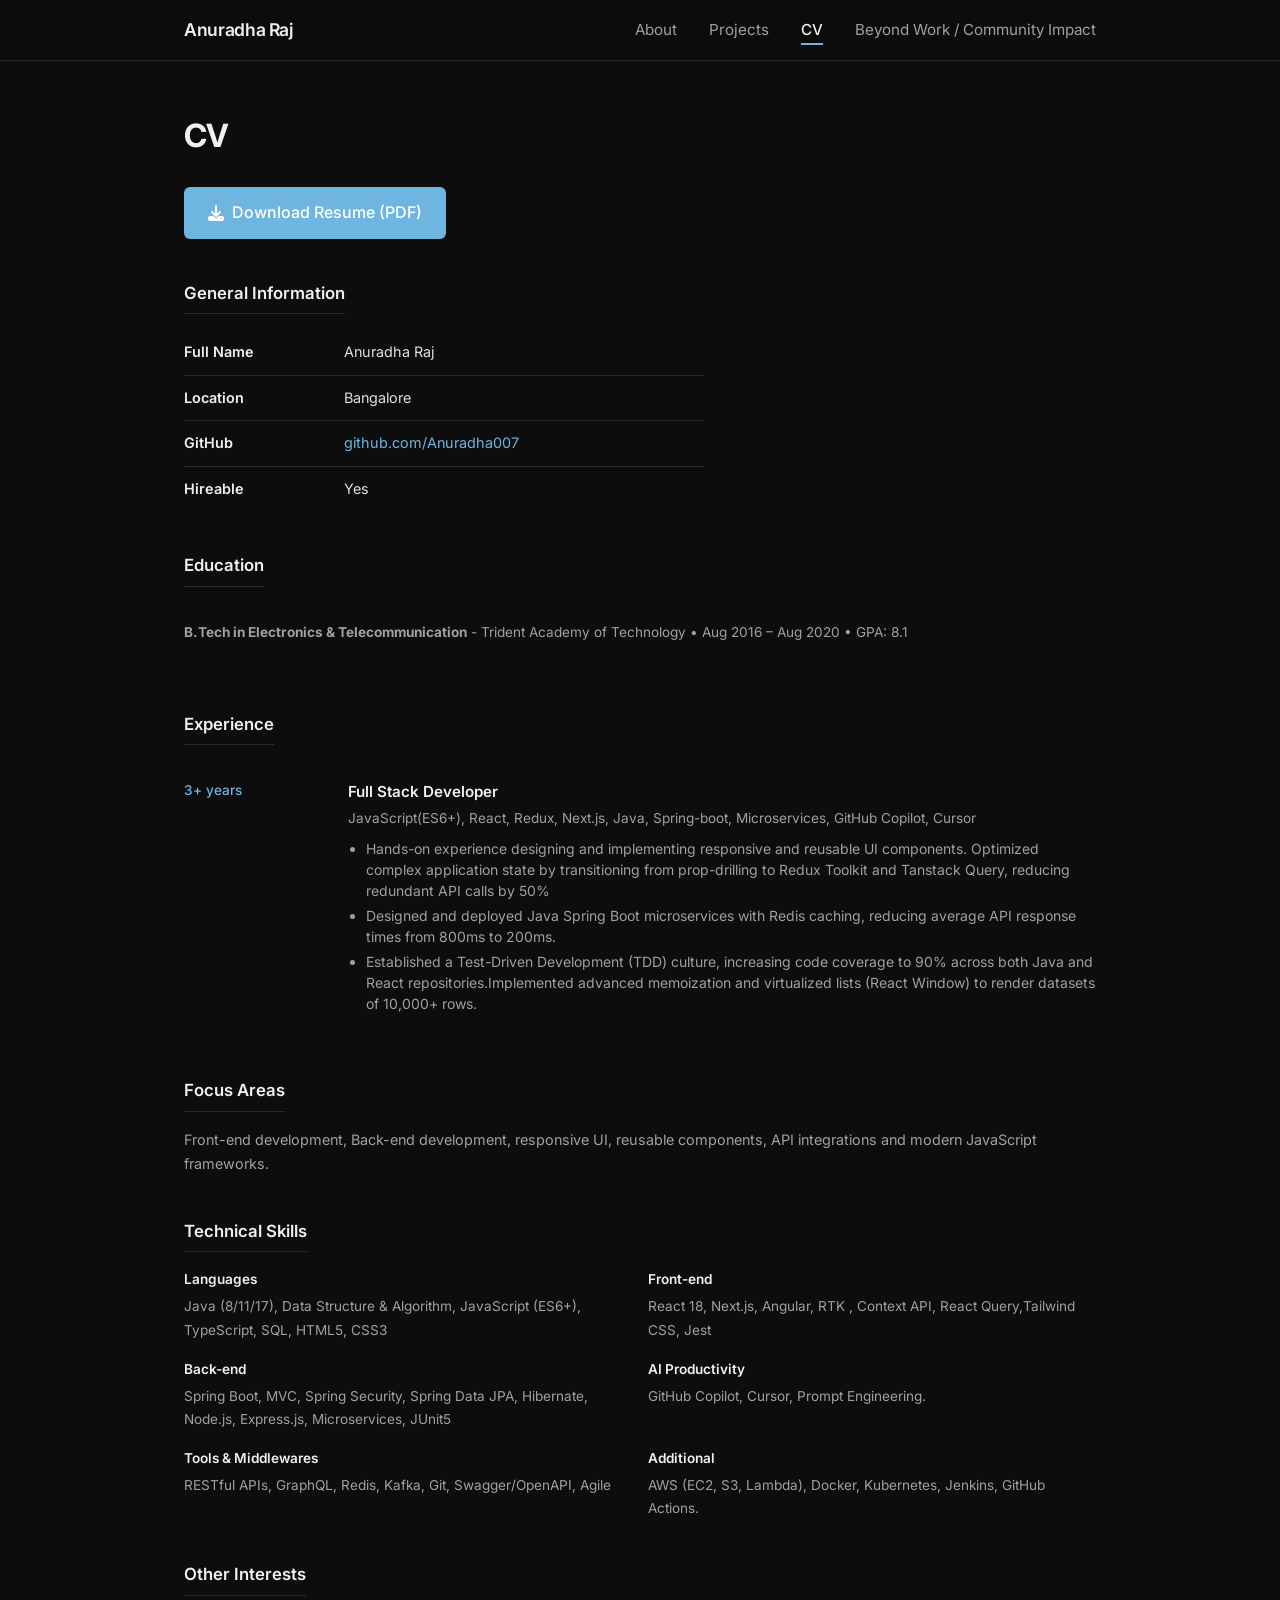
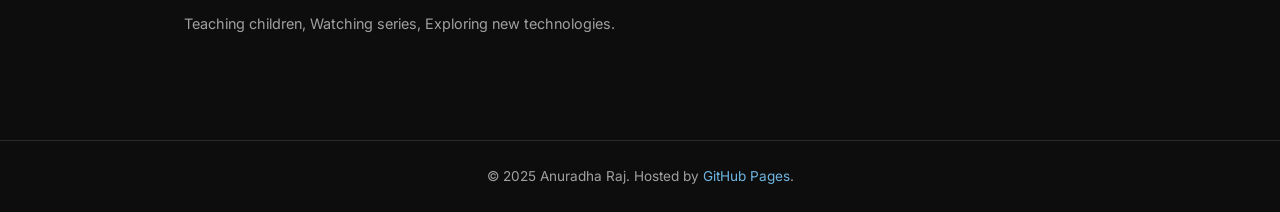
<file: cv.html>
<!DOCTYPE html>
<html lang="en">
<head>
  <meta charset="UTF-8">
  <meta name="viewport" content="width=device-width, initial-scale=1.0">
  <title>CV - 👋 Anuradha Raj</title>
  <link rel="preconnect" href="https://fonts.googleapis.com">
  <link rel="preconnect" href="https://fonts.gstatic.com" crossorigin>
  <link href="https://fonts.googleapis.com/css2?family=Inter:wght@300;400;500;600;700&display=swap" rel="stylesheet">
  <link rel="stylesheet" href="https://cdnjs.cloudflare.com/ajax/libs/font-awesome/6.5.1/css/all.min.css">
  <link rel="icon" href="/assets/favicon.svg?v=1" type="image/svg+xml">
  <link rel="stylesheet" href="style.css?v=2">
</head>
<body>
  <nav class="navbar">
    <div class="nav-container">
      <a href="index.html" class="nav-brand">Anuradha Raj</a>
      <button class="nav-toggle" aria-label="Toggle navigation">
        <span></span><span></span><span></span>
      </button>
      <ul class="nav-links">
        <li><a href="index.html">About</a></li>
        <li><a href="projects.html">Projects</a></li>
        <li><a href="cv.html">CV</a></li>
        <li><a href="volunteers.html">Beyond Work / Community Impact</a></li>
      </ul>
    </div>
  </nav>

  <main class="container">
    <div class="page-header">
      <h1>CV</h1>
    </div>

    <div class="cv-section">
      <a href="https://drive.google.com/file/d/1TiRyRAW3hyOM7FXagu9YNlKW_nd4vmhD/view?usp=drive_link" class="cv-download" target="_blank" rel="noopener">
        <i class="fas fa-download"></i> Download Resume (PDF)
      </a>

  
      <div class="cv-block">
        <h2>General Information</h2>
        <table class="cv-general-table">
          <tr><td><strong>Full Name</strong></td><td>Anuradha Raj</td></tr>
          <tr><td><strong>Location</strong></td><td>Bangalore</td></tr>
          <tr><td><strong>GitHub</strong></td><td><a href="https://github.com/Anuradha007" target="_blank" rel="noopener">github.com/Anuradha007</a></td></tr>
          <tr><td><strong>Hireable</strong></td><td>Yes</td></tr>
        </table>
      </div>


      <div class="cv-block">
        <h2>Education</h2>
        <div class="cv-timeline">
          <div class="cv-timeline-item">
            <div class="cv-timeline-body">
              <div class="cv-timeline-place"><strong>B.Tech in Electronics & Telecommunication</strong> - Trident Academy of Technology • Aug 2016 – Aug 2020 • GPA: 8.1</div>
            </div>
          </div>
        </div>
      </div>


      <div class="cv-block">
        <h2>Experience</h2>
        <div class="cv-timeline">
          <div class="cv-timeline-item">
            <span class="cv-timeline-date">3+ years</span>
            <div class="cv-timeline-body">
              <h3>Full Stack Developer</h3>
              <p class="cv-timeline-place">JavaScript(ES6+), React, Redux, Next.js, Java, Spring-boot, Microservices, GitHub Copilot, Cursor</p>
              <ul>
                <li>Hands-on experience designing and implementing responsive and reusable UI components. Optimized complex application state by transitioning from prop-drilling to Redux Toolkit and Tanstack Query, reducing redundant API calls by 50%</li>
                <li>Designed and deployed Java Spring Boot microservices with Redis caching, reducing average API response times from 800ms to 200ms.</li>
                <li>Established a Test-Driven Development (TDD) culture, increasing code coverage to 90% across both Java and React repositories.Implemented advanced memoization and virtualized lists (React Window) to render datasets of 10,000+ rows.</li>
              </ul>
            </div>
          </div>
        </div>
      </div>

      <!-- Projects
      <div class="cv-block">
        <h2>Projects</h2>
        <div class="cv-timeline">
          <div class="cv-timeline-item">
            <span class="cv-timeline-date">Portfolio</span>
            <div class="cv-timeline-body">
              <h3>React Portfolio Website</h3>
              <p class="cv-timeline-place">Live site</p>
              <ul>
                <li>Responsive portfolio showcasing projects, skills, and contact information.</li>
              </ul>
            </div>
          </div>
          <div class="cv-timeline-item">
            <span class="cv-timeline-date">GitHub</span>
            <div class="cv-timeline-body">
              <h3>CodExplain</h3>
              <p class="cv-timeline-place">AI-powered code explainer</p>
              <ul>
                <li>Translates code into plain-English explanations to help understanding and onboarding.</li>
              </ul>
            </div>
          </div>
          <div class="cv-timeline-item">
            <span class="cv-timeline-date">GitHub</span>
            <div class="cv-timeline-body">
              <h3>AI Product Description Generator</h3>
              <p class="cv-timeline-place">JavaScript</p>
              <ul>
                <li>Explores AI-assisted product description generation.</li>
              </ul>
            </div>
          </div>
        </div>
      </div> -->

      <div class="cv-block">
        <h2>Focus Areas</h2>
        <p class="cv-interests">Front-end development, Back-end development, responsive UI, reusable components, API integrations and modern JavaScript frameworks.</p>
      </div>


      <div class="cv-block">
        <h2>Technical Skills</h2>
        <div class="skills-grid">
          <div class="skill-category">
            <h4>Languages</h4>
            <p>Java (8/11/17), Data Structure & Algorithm, JavaScript (ES6+), TypeScript, SQL, HTML5, CSS3</p>
          </div>
          <div class="skill-category">
            <h4>Front-end</h4>
            <p>React 18, Next.js, Angular, RTK , Context API, React Query,Tailwind CSS, Jest</p>
          </div>
          <div class="skill-category">
            <h4>Back-end</h4>
            <p>Spring Boot, MVC, Spring Security, Spring Data JPA, Hibernate, Node.js, Express.js, Microservices, JUnit5</p>
          </div>
          <div class="skill-category">
            <h4>AI Productivity</h4>
            <p>GitHub Copilot, Cursor, Prompt Engineering.</p>
          </div> 
          <div class="skill-category">
            <h4>Tools & Middlewares</h4>
            <p>RESTful APIs, GraphQL, Redis, Kafka, Git, Swagger/OpenAPI, Agile</p>
          </div>
          <div class="skill-category">
            <h4>Additional</h4>
            <p>AWS (EC2, S3, Lambda), Docker, Kubernetes, Jenkins, GitHub Actions.</p>
          </div>
        </div>
      </div>


      <div class="cv-block">
        <h2>Other Interests</h2>
        <p class="cv-interests">Teaching children, Watching series, Exploring new technologies.</p>
      </div>
    </div>
  </main>

  <footer>
    <div class="container">
      <p>&copy; 2025 Anuradha Raj. Hosted by <a href="https://pages.github.com/" target="_blank">GitHub Pages</a>.</p>
    </div>
  </footer>

  <script>
    document.querySelector('.nav-toggle').addEventListener('click', function() {
      document.querySelector('.nav-links').classList.toggle('active');
      this.classList.toggle('active');
    });

  
    const navLinks = document.querySelectorAll('.nav-links a');
    const currentPath = window.location.pathname.split('/').pop();

    navLinks.forEach(link => {
      const linkPath = link.getAttribute('href');

      if (linkPath === currentPath || (currentPath === '' && linkPath === 'index.html')) {
        link.classList.add('active');
      }
    });
  </script>
</body>
</html>
</file>
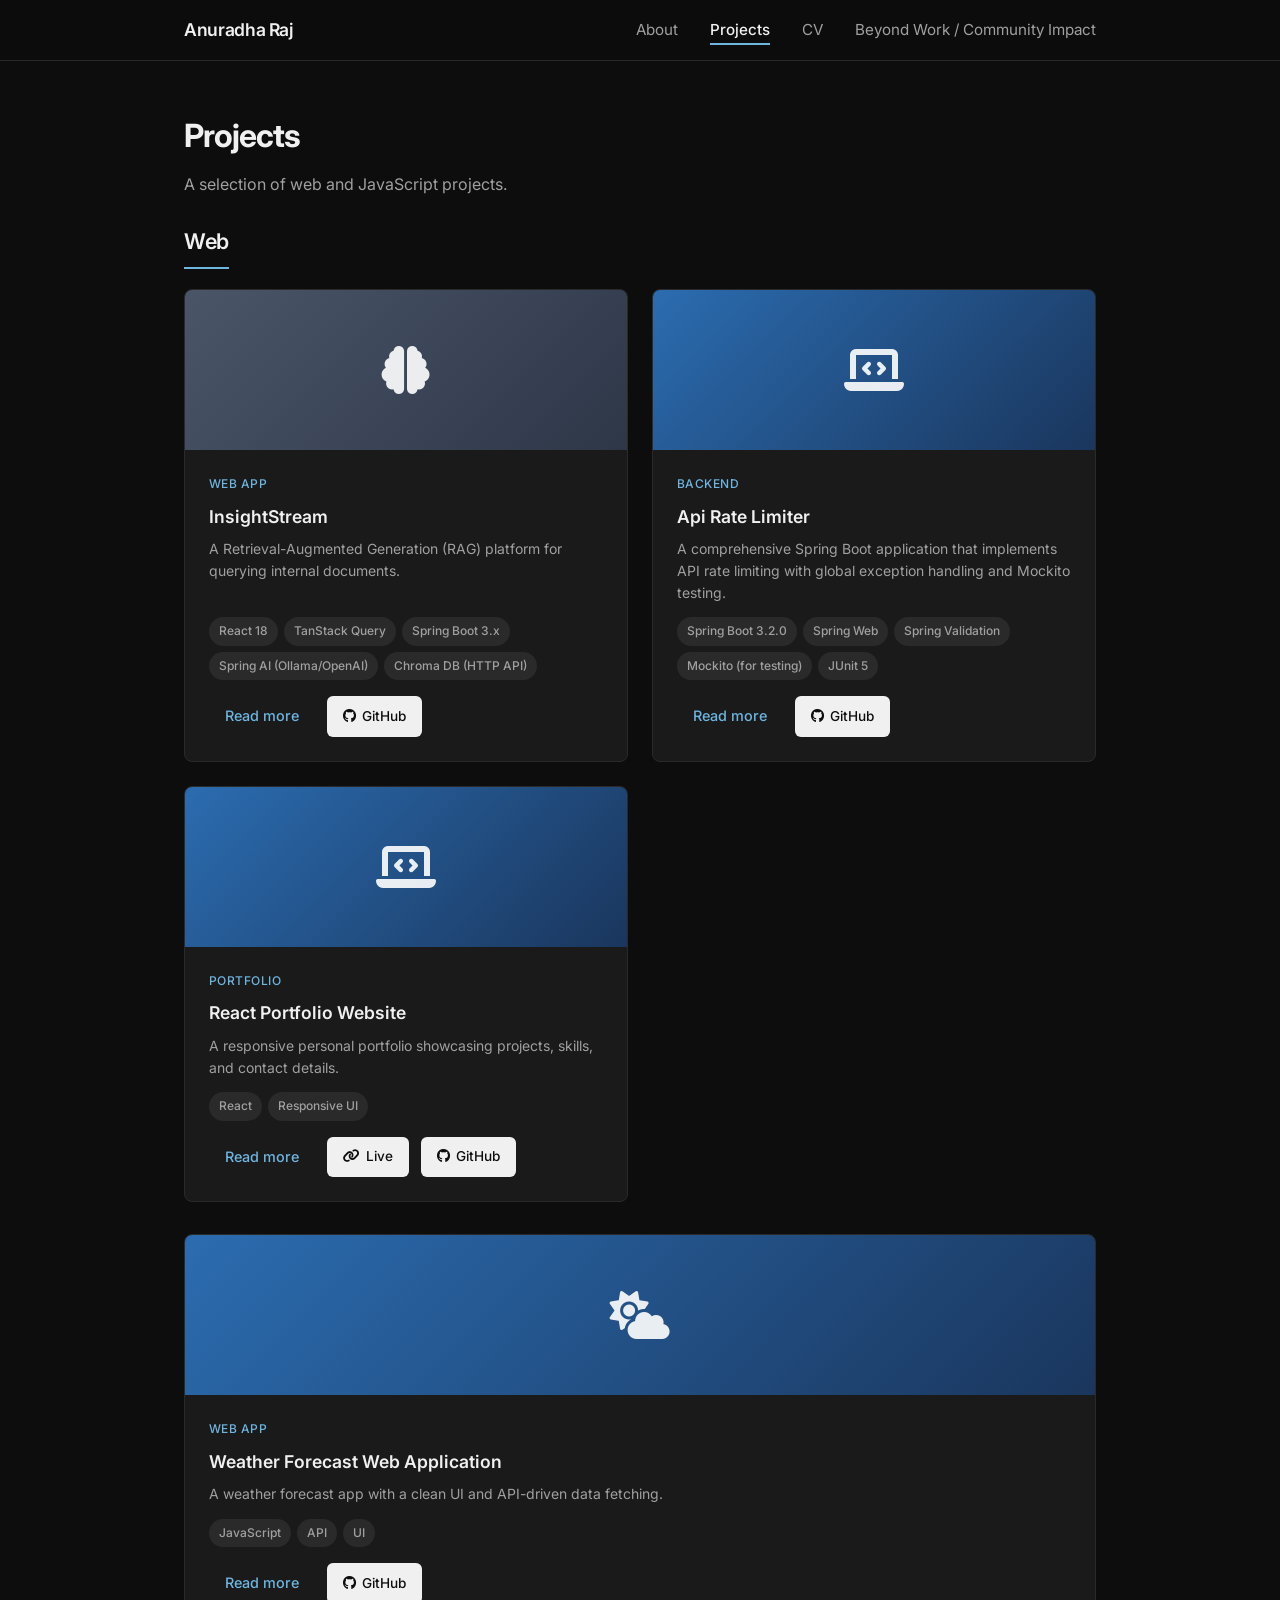
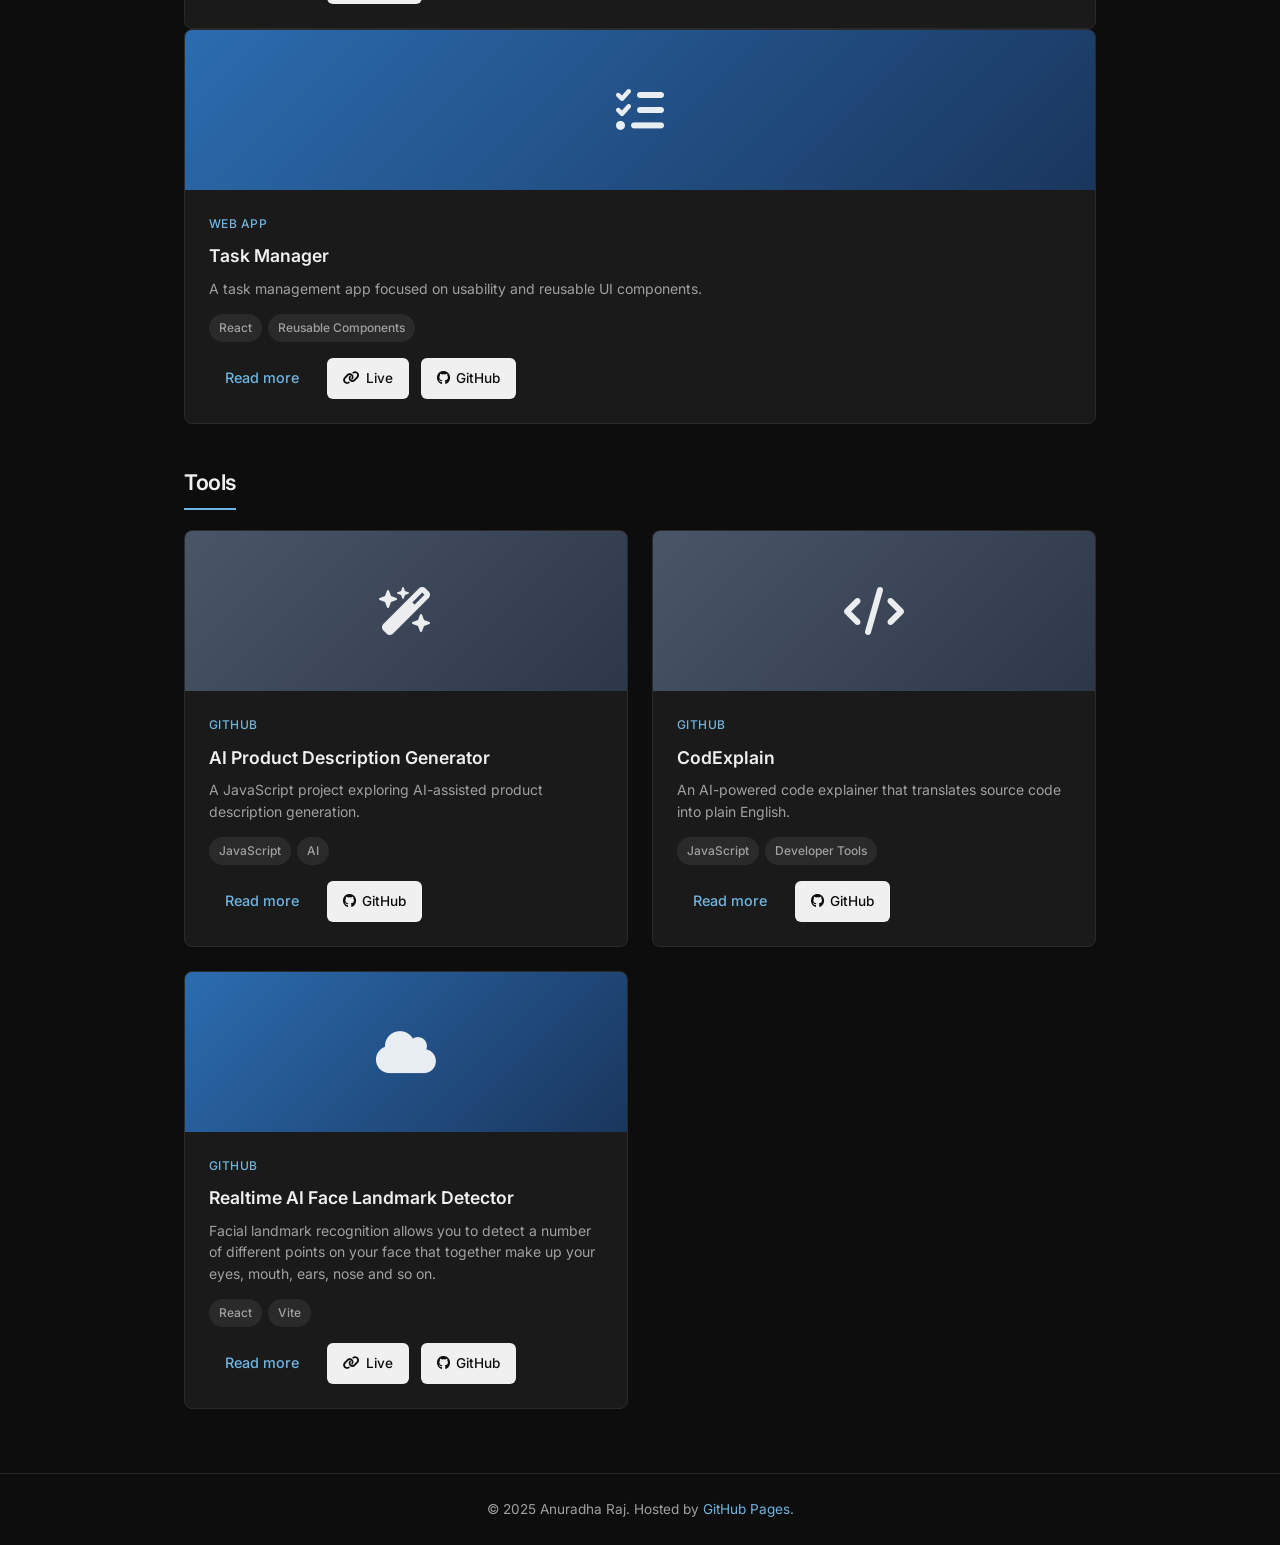
<file: projects.html>
<!DOCTYPE html>
<html lang="en">
<head>
  <meta charset="UTF-8">
  <meta name="viewport" content="width=device-width, initial-scale=1.0">
  <title>Projects - 👋 Anuradha Raj</title>
  <link rel="preconnect" href="https://fonts.googleapis.com">
  <link rel="preconnect" href="https://fonts.gstatic.com" crossorigin>
  <link href="https://fonts.googleapis.com/css2?family=Inter:wght@300;400;500;600;700&display=swap" rel="stylesheet">
  <link rel="stylesheet" href="https://cdnjs.cloudflare.com/ajax/libs/font-awesome/6.5.1/css/all.min.css">
  <link rel="icon" href="/assets/favicon.svg?v=1" type="image/svg+xml">
  <link rel="stylesheet" href="style.css?v=3">
</head>
<body>
  <nav class="navbar">
    <div class="nav-container">
      <a href="index.html" class="nav-brand">Anuradha Raj</a>
      <button class="nav-toggle" aria-label="Toggle navigation">
        <span></span><span></span><span></span>
      </button>
      <ul class="nav-links">
        <li><a href="index.html">About</a></li>
        <li><a href="projects.html">Projects</a></li>
        <li><a href="cv.html">CV</a></li>
        <li><a href="volunteers.html">Beyond Work / Community Impact</a></li>
      </ul>
    </div>
  </nav>

  <main class="container">
    <div class="page-header">
      <h1>Projects</h1>
      <p>A selection of web and JavaScript projects.</p>
    </div>

    <h2 class="project-category">Web</h2>
    <div class="projects-grid">

      <div class="project-card">
        <div class="project-thumbnail agentic"><i class="fas fa-brain" aria-hidden="true"></i></div>
        <div class="project-card-body">
          <div class="project-course">Web App</div>
          <h3><a href="projects/4_project/">InsightStream</a></h3>
          <p>A Retrieval-Augmented Generation (RAG) platform for querying internal documents.</p>
          <div class="project-tags">
            <span>React 18</span>
            <span>TanStack Query</span>
            <span>Spring Boot 3.x</span>
            <span>Spring AI (Ollama/OpenAI)</span>
            <span>Chroma DB (HTTP API)</span>
          </div>
          <div class="project-links">
            <a href="projects/4_project/">Read more</a>
            <a href="https://github.com/Anuradha007/InsightStream" class="btn-github" target="_blank" rel="noopener"><i class="fab fa-github"></i> GitHub</a>
          </div>
        </div>
      </div>

      <div class="project-card">
        <div class="project-thumbnail software"><i class="fas fa-laptop-code" aria-hidden="true"></i></div>
        <div class="project-card-body">
          <div class="project-course">Backend</div>
          <h3><a href="projects/1_project/">Api Rate Limiter</a></h3>
          <p>A comprehensive Spring Boot application that implements API rate limiting with global exception handling and Mockito testing.</p>
          <div class="project-tags">
            <span>Spring Boot 3.2.0 </span>
            <span>Spring Web </span>
            <span>Spring Validation</span>
            <span>Mockito (for testing)</span>
            <span>JUnit 5</span>
          </div>
          <div class="project-links">
            <a href="projects/0_project/">Read more</a>
            <a href="https://github.com/Anuradha007/Api-Rate-Limiter" class="btn-github" target="_blank" rel="noopener"><i class="fab fa-github"></i> GitHub</a>
          </div>
          </div>
        </div>

      <div class="project-card">
        <div class="project-thumbnail software"><i class="fas fa-laptop-code" aria-hidden="true"></i></div>
        <div class="project-card-body">
          <div class="project-course">Portfolio</div>
          <h3><a href="projects/1_project/">React Portfolio Website</a></h3>
          <p>A responsive personal portfolio showcasing projects, skills, and contact details.</p>
          <div class="project-tags">
            <span>React</span>
            <span>Responsive UI</span>
          </div>
          <div class="project-links">
            <a href="projects/1_project/">Read more</a>
            <a href="https://anuradha007.github.io/index.html" class="btn-github" target="_blank" rel="noopener"><i class="fas fa-link"></i>Live</a>
            <a href="https://github.com/Anuradha007/next.js-portfolio" class="btn-github" target="_blank" rel="noopener"><i class="fab fa-github"></i> GitHub</a>
          </div>
          </div>
        </div>
      </div>

      <div class="project-card">
        <div class="project-thumbnail software"><i class="fas fa-cloud-sun" aria-hidden="true"></i></div>
        <div class="project-card-body">
          <div class="project-course">Web App</div>
          <h3><a href="projects/2_project/">Weather Forecast Web Application</a></h3>
          <p>A weather forecast app with a clean UI and API-driven data fetching.</p>
          <div class="project-tags">
            <span>JavaScript</span>
            <span>API</span>
            <span>UI</span>
          </div>
          <div class="project-links">
            <a href="projects/2_project/">Read more</a>
            <a href="https://github.com/Anuradha007/Weather-App" class="btn-github" target="_blank" rel="noopener"><i class="fab fa-github"></i> GitHub</a>
          </div>
        </div>
      </div>

      <div class="project-card">
        <div class="project-thumbnail software"><i class="fas fa-list-check" aria-hidden="true"></i></div>
        <div class="project-card-body">
          <div class="project-course">Web App</div>
          <h3><a href="projects/3_project/">Task Manager</a></h3>
          <p>A task management app focused on usability and reusable UI components.</p>
          <div class="project-tags">
            <span>React</span>
            <span>Reusable Components</span>
          </div>
          <div class="project-links">
            <a href="projects/3_project/">Read more</a>
            <a href="https://task-manager-web-hetx.vercel.app/" class="btn-github" target="_blank" rel="noopener"><i class="fas fa-link"></i> Live</a>
            <a href="https://github.com/Anuradha007/Task-Manager-Web" class="btn-github" target="_blank" rel="noopener"><i class="fab fa-github"></i> GitHub</a>
          </div>
        </div>
      </div>
    </div>


    <h2 class="project-category">Tools</h2>
    <div class="projects-grid">
      <div class="project-card">
        <div class="project-thumbnail agentic"><i class="fas fa-wand-magic-sparkles" aria-hidden="true"></i></div>
        <div class="project-card-body">
          <div class="project-course">GitHub</div>
          <h3><a href="projects/5_project/">AI Product Description Generator</a></h3>
          <p>A JavaScript project exploring AI-assisted product description generation.</p>
          <div class="project-tags">
            <span>JavaScript</span>
            <span>AI</span>
          </div>
          <div class="project-links">
            <a href="projects/5_project/">Read more</a>
            <a href="https://github.com/Anuradha007/ai-product-description-generator" class="btn-github" target="_blank" rel="noopener"><i class="fab fa-github"></i> GitHub</a>
          </div>
        </div>
      </div>

      <div class="project-card">
        <div class="project-thumbnail agentic"><i class="fas fa-code" aria-hidden="true"></i></div>
        <div class="project-card-body">
          <div class="project-course">GitHub</div>
          <h3><a href="projects/6_project/">CodExplain</a></h3>
          <p>An AI-powered code explainer that translates source code into plain English.</p>
          <div class="project-tags">
            <span>JavaScript</span>
            <span>Developer Tools</span>
          </div>
          <div class="project-links">
            <a href="projects/6_project/">Read more</a>
            <a href="https://github.com/Anuradha007/CodExplain" class="btn-github" target="_blank" rel="noopener"><i class="fab fa-github"></i> GitHub</a>
          </div>
        </div>
      </div>

      <div class="project-card">
        <div class="project-thumbnail software"><i class="fas fa-cloud" aria-hidden="true"></i></div>
        <div class="project-card-body">
          <div class="project-course">GitHub</div>
          <h3><a href="projects/7_project/">Realtime AI Face Landmark Detector</a></h3>
          <p>Facial landmark recognition allows you to detect a number of different points on your face that together make up your eyes, mouth, ears, nose and so on.</p>
          <div class="project-tags">
            <span>React</span>
            <span>Vite</span>
          </div>
          <div class="project-links">
            <a href="projects/7_project/">Read more</a>
            <a href="https://real-time-ai-face-landmark-detector.vercel.app/" class="btn-github" target="_blank" rel="noopener"><i class="fas fa-link"></i> Live</a>
            <a href="https://github.com/Anuradha007/Real-Time-AI-Face-Landmark-Detector" class="btn-github" target="_blank" rel="noopener"><i class="fab fa-github"></i> GitHub</a>
          </div>
        </div>
      </div>
    </div>
  </main>

  <footer>
    <div class="container">
      <p>&copy; 2025 Anuradha Raj. Hosted by <a href="https://pages.github.com/" target="_blank">GitHub Pages</a>.</p>
    </div>
  </footer>

  <script>
    document.querySelector('.nav-toggle').addEventListener('click', function() {
      document.querySelector('.nav-links').classList.toggle('active');
      this.classList.toggle('active');
    });

    const navLinks = document.querySelectorAll('.nav-links a');
    const currentPath = window.location.pathname.split('/').pop();

    navLinks.forEach(link => {
      const linkPath = link.getAttribute('href');

      if (linkPath === currentPath || (currentPath === '' && linkPath === 'index.html')) {
        link.classList.add('active');
      }
    });
  </script>
</body>
</html>
</file>
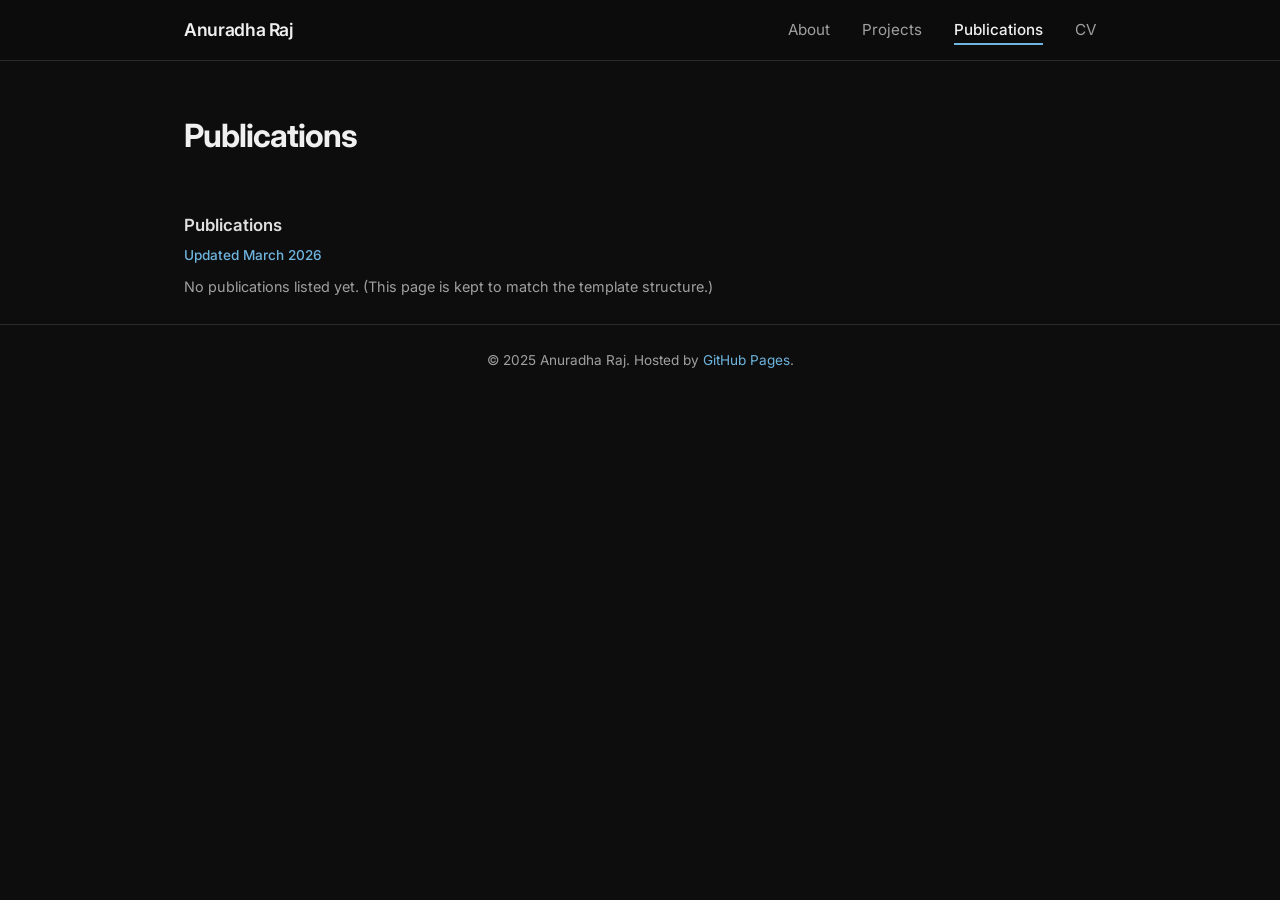
<file: publications.html>
<!DOCTYPE html>
<html lang="en">
<head>
  <meta charset="UTF-8">
  <meta name="viewport" content="width=device-width, initial-scale=1.0">
  <title>Publications - 👋 Anuradha Raj</title>
  <link rel="preconnect" href="https://fonts.googleapis.com">
  <link rel="preconnect" href="https://fonts.gstatic.com" crossorigin>
  <link href="https://fonts.googleapis.com/css2?family=Inter:wght@300;400;500;600;700&display=swap" rel="stylesheet">
  <link rel="stylesheet" href="https://cdnjs.cloudflare.com/ajax/libs/font-awesome/6.5.1/css/all.min.css">
  <link rel="icon" href="/assets/favicon.svg?v=1" type="image/svg+xml">
  <link rel="stylesheet" href="style.css?v=2">
</head>
<body>
  <nav class="navbar">
    <div class="nav-container">
      <a href="index.html" class="nav-brand">Anuradha Raj</a>
      <button class="nav-toggle" aria-label="Toggle navigation">
        <span></span><span></span><span></span>
      </button>
      <ul class="nav-links">
        <li><a href="index.html">About</a></li>
        <li><a href="projects.html">Projects</a></li>
        <li><a href="publications.html" class="active">Publications</a></li>
        <li><a href="cv.html">CV</a></li>
      </ul>
    </div>
  </nav>

  <main class="container">
    <div class="page-header">
      <h1>Publications</h1>
    </div>

    <div class="publications-list">
      <div class="pub-item">
        <div class="pub-title">Publications</div>
        <div class="pub-venue">Updated March 2026</div>
        <p class="pub-desc">No publications listed yet. (This page is kept to match the template structure.)</p>
      </div>
    </div>
  </main>

  <footer>
    <div class="container">
      <p>&copy; 2025 Anuradha Raj. Hosted by <a href="https://pages.github.com/" target="_blank">GitHub Pages</a>.</p>
    </div>
  </footer>

  <script>
    document.querySelector('.nav-toggle').addEventListener('click', function() {
      document.querySelector('.nav-links').classList.toggle('active');
      this.classList.toggle('active');
    });
  </script>
</body>
</html>
</file>
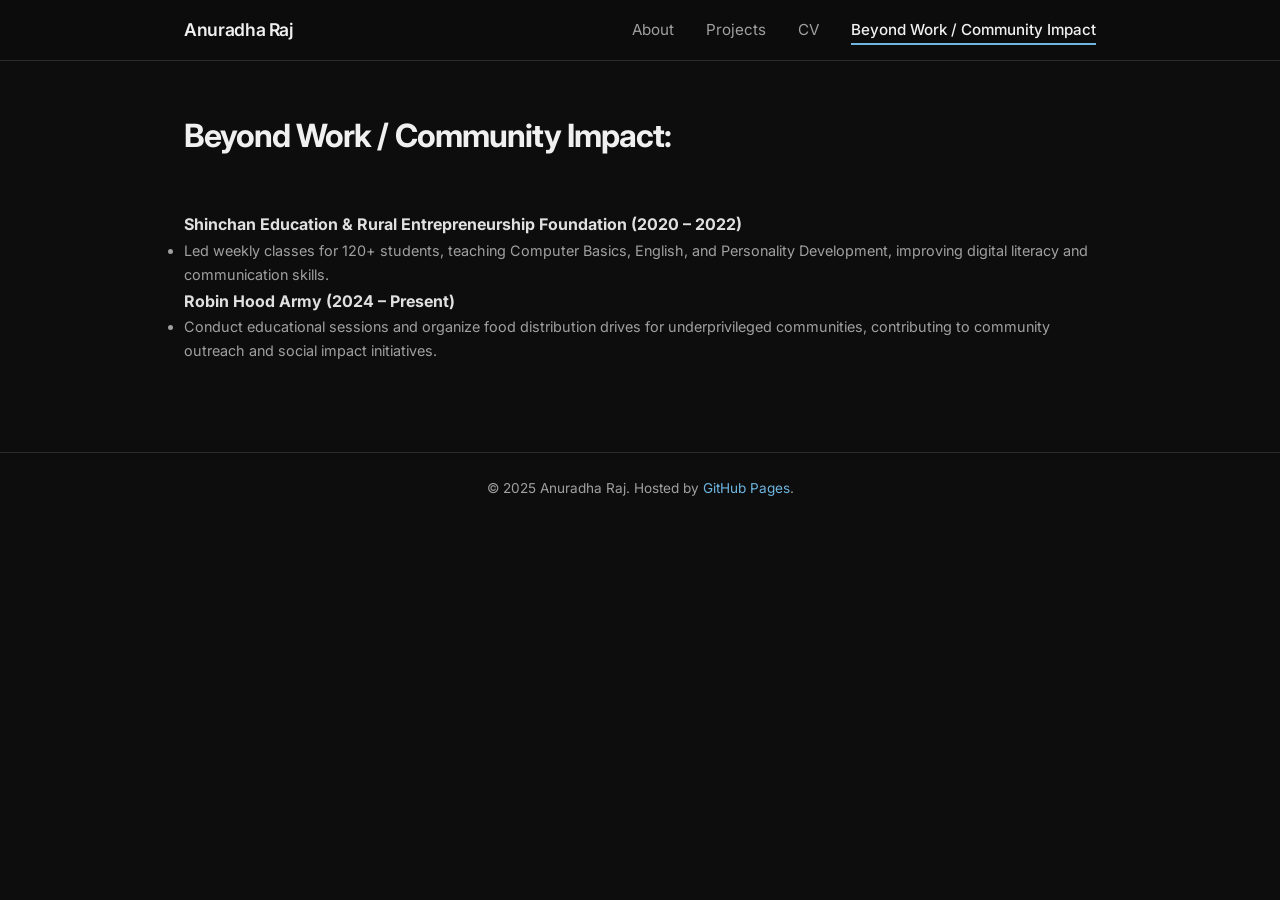
<file: volunteers.html>
<!DOCTYPE html>
<html lang="en">
<head>
  <meta charset="UTF-8">
  <meta name="viewport" content="width=device-width, initial-scale=1.0">
  <title>Beyond Work / Community Impact - 👋 Anuradha Raj</title>
  <link rel="preconnect" href="https://fonts.googleapis.com">
  <link rel="preconnect" href="https://fonts.gstatic.com" crossorigin>
  <link href="https://fonts.googleapis.com/css2?family=Inter:wght@300;400;500;600;700&display=swap" rel="stylesheet">
  <link rel="stylesheet" href="https://cdnjs.cloudflare.com/ajax/libs/font-awesome/6.5.1/css/all.min.css">
  <link rel="icon" href="/assets/favicon.svg?v=1" type="image/svg+xml">
  <link rel="stylesheet" href="style.css?v=2">
</head>
<body>
  <nav class="navbar">
    <div class="nav-container">
      <a href="index.html" class="nav-brand">Anuradha Raj</a>
      <button class="nav-toggle" aria-label="Toggle navigation">
        <span></span><span></span><span></span>
      </button>
      <ul class="nav-links">
        <li><a href="index.html">About</a></li>
        <li><a href="projects.html">Projects</a></li>
        <li><a href="cv.html">CV</a></li>
        <li><a href="volunteers.html">Beyond Work / Community Impact</a></li>
      </ul>
    </div>
  </nav>

  <main class="container">
    <div class="page-header">
      <h1>Beyond Work / Community Impact: </h1>
    </div>
    <div class="volunteers-list">
      <div class="pub-item">
        <div>  
          <ul>
            <h4>Shinchan Education & Rural Entrepreneurship Foundation (2020 – 2022)</h4>
            <li class="pub-desc">Led weekly classes for 120+ students, teaching Computer Basics, English, and Personality Development, improving digital literacy and communication skills.</li>
          </ul>
        </div>
        <div>    
          <ul>
            <h4>Robin Hood Army (2024 – Present)</h4>
            <li class="pub-desc">Conduct educational sessions and organize food distribution drives for underprivileged communities, contributing to community outreach and social impact initiatives.</li>
          </ul>
        </div>    
      </div>
    </div>
  </main>

  <footer>
    <div class="container">
      <p>&copy; 2025 Anuradha Raj. Hosted by <a href="https://pages.github.com/" target="_blank">GitHub Pages</a>.</p>
    </div>
  </footer>

  <script>
    document.querySelector('.nav-toggle').addEventListener('click', function() {
      document.querySelector('.nav-links').classList.toggle('active');
      this.classList.toggle('active');
    });

  
    const navLinks = document.querySelectorAll('.nav-links a');
    const currentPath = window.location.pathname.split('/').pop();

    navLinks.forEach(link => {
      const linkPath = link.getAttribute('href');

      if (linkPath === currentPath || (currentPath === '' && linkPath === 'index.html')) {
        link.classList.add('active');
      }
    });
  </script>
</body>
</html>
</file>
<file: style.css>
:root {
  --primary: #f0f0f0;
  --accent: #6eb5e0;
  --accent-dark: #5a9fc9;
  --text: #e0e0e0;
  --text-light: #a0a0a0;
  --bg: #0d0d0d;
  --bg-alt: #1a1a1a;
  --border: #2a2a2a;
  --shadow: 0 2px 12px rgba(0,0,0,0.4);
  --radius: 8px;
  --max-width: 960px;
  --transition: 0.2s ease;
}

*, *::before, *::after {
  box-sizing: border-box;
  margin: 0;
  padding: 0;
}

html {
  scroll-behavior: smooth;
}

body {
  font-family: 'Inter', -apple-system, BlinkMacSystemFont, 'Segoe UI', sans-serif;
  color: var(--text);
  background: var(--bg);
  line-height: 1.7;
  font-size: 16px;
}

a {
  color: var(--accent);
  text-decoration: none;
  transition: color var(--transition);
}

a:hover {
  color: var(--accent-dark);
}

.container {
  max-width: var(--max-width);
  margin: 0 auto;
  padding: 0 24px;
}

.navbar {
  background: var(--bg);
  border-bottom: 1px solid var(--border);
  position: sticky;
  top: 0;
  z-index: 100;
  backdrop-filter: blur(10px);
  background: rgba(13,13,13,0.98);
}

.nav-container {
  max-width: var(--max-width);
  margin: 0 auto;
  padding: 0 24px;
  display: flex;
  justify-content: space-between;
  align-items: center;
  height: 60px;
}

.nav-brand {
  font-weight: 600;
  font-size: 1.1rem;
  color: var(--primary);
  letter-spacing: -0.02em;
}

.nav-brand:hover {
  color: var(--accent);
}

.nav-links {
  list-style: none;
  display: flex;
  gap: 32px;
}

.nav-links a {
  color: var(--text-light);
  text-decoration: none;
  font-size: 0.95rem;
  font-weight: 400;
  padding: 4px 0;
  position: relative;
}

.nav-links a::after {
  content: '';
  position: absolute;
  bottom: -2px;
  left: 0;
  width: 0;
  height: 2px;
  background: var(--accent);
  transition: width var(--transition);
}

.nav-links a:hover::after,
.nav-links a.active::after {
  width: 100%;
}

.nav-links a.active {
  color: var(--primary);
  font-weight: 500;
}

.nav-toggle {
  display: none;
  background: none;
  border: none;
  cursor: pointer;
  flex-direction: column;
  gap: 5px;
  padding: 4px;
}

.nav-toggle span {
  display: block;
  width: 24px;
  height: 2px;
  background: var(--text);
  transition: all var(--transition);
}

.nav-brand .nav-emoji {
  margin-right: 6px;
}

/* ── Hero ── */
.hero {
  padding: 64px 0 48px;
}

.hero-content {
  display: flex;
  gap: 48px;
  align-items: flex-start;
}

.hero-text {
  flex: 1;
}

.hero-text h1 {
  font-size: 2rem;
  font-weight: 700;
  color: var(--primary);
  margin-bottom: 8px;
  letter-spacing: -0.03em;
}

.tagline {
  color: var(--text-light);
  font-size: 1rem;
  margin-bottom: 24px;
  font-weight: 400;
}

.hero-about p {
  margin-bottom: 16px;
  color: var(--text);
  font-size: 0.95rem;
}

.hero-about strong {
  font-weight: 600;
}

.social-links {
  display: flex;
  gap: 16px;
  margin-top: 24px;
}

.social-links a {
  display: flex;
  align-items: center;
  justify-content: center;
  width: 40px;
  height: 40px;
  border-radius: 50%;
  background: var(--bg-alt);
  color: var(--text-light);
  font-size: 1.1rem;
  transition: all var(--transition);
}

.social-links a:hover {
  background: var(--accent);
  color: #0d0d0d;
  transform: translateY(-2px);
  box-shadow: 0 4px 12px rgba(110,181,224,0.3);
}

.hero-image {
  flex-shrink: 0;
}

.profile-placeholder {
  width: 220px;
  height: 260px;
  border-radius: var(--radius);
  background: var(--bg-alt);
  border: 2px dashed var(--border);
  display: flex;
  flex-direction: column;
  align-items: center;
  justify-content: center;
  color: var(--text-light);
  gap: 8px;
}

.profile-placeholder i {
  font-size: 3rem;
  opacity: 0.3;
}

.profile-placeholder span {
  font-size: 0.8rem;
  text-align: center;
  opacity: 0.5;
}

.profile-img {
  width: 220px;
  height: 260px;
  object-fit: cover;
  border-radius: var(--radius);
  box-shadow: var(--shadow);
}

.news-section {
  padding: 48px 0;
  border-top: 1px solid var(--border);
}

.news-section h2 {
  font-size: 1.5rem;
  font-weight: 600;
  color: var(--primary);
  margin-bottom: 24px;
  letter-spacing: -0.02em;
}

.news-list {
  display: flex;
  flex-direction: column;
  gap: 16px;
}

.news-item {
  display: flex;
  gap: 24px;
  align-items: baseline;
  padding: 12px 0;
  border-bottom: 1px solid var(--border);
}

.news-item:last-child {
  border-bottom: none;
}

.news-date {
  flex-shrink: 0;
  width: 100px;
  font-size: 0.85rem;
  font-weight: 500;
  color: var(--accent);
}

.news-text {
  font-size: 0.95rem;
  color: var(--text);
}

.page-header {
  padding: 48px 0 24px;
}

.page-header h1 {
  font-size: 2rem;
  font-weight: 700;
  color: var(--primary);
  letter-spacing: -0.03em;
}

.page-header p {
  color: var(--text-light);
  margin-top: 8px;
}


.project-page-content {
  padding-bottom: 64px;
  max-width: 720px;
}

.project-page-content p {
  font-size: 0.95rem;
  color: var(--text);
  margin-bottom: 16px;
  line-height: 1.7;
}

.project-page-content h2 {
  font-size: 1.15rem;
  font-weight: 600;
  color: var(--primary);
  margin-top: 28px;
  margin-bottom: 12px;
}

.project-page-content .project-links {
  margin-top: 28px;
}

.project-page-content .project-figure {
  margin: 20px 0 24px 0;
  max-width: 520px;
  padding-left: 0;
}

.project-page-content .project-figure img {
  width: 100%;
  max-height: 320px;
  height: auto;
  object-fit: contain;
  object-position: top left;
  border-radius: var(--radius);
  border: 1px solid var(--border);
  display: block;
  background: var(--bg-alt);
}

.project-page-content .project-figure figcaption {
  font-size: 0.85rem;
  color: var(--text-light);
  margin-top: 8px;
  font-style: italic;
}

.project-category {
  font-size: 1.35rem;
  font-weight: 600;
  color: var(--primary);
  letter-spacing: -0.02em;
  margin-top: 40px;
  margin-bottom: 20px;
  padding-bottom: 8px;
  border-bottom: 2px solid var(--accent);
  display: inline-block;
}

.project-category:first-of-type {
  margin-top: 0;
}

.projects-grid {
  display: grid;
  grid-template-columns: repeat(auto-fill, minmax(340px, 1fr));
  gap: 24px;
  padding-bottom: 32px;
}

.projects-grid:last-of-type {
  padding-bottom: 64px;
}

.project-card {
  background: var(--bg-alt);
  border: 1px solid var(--border);
  border-radius: var(--radius);
  padding: 0;
  transition: all var(--transition);
  display: flex;
  flex-direction: column;
  overflow: hidden;
}

.project-thumbnail {
  width: 100%;
  height: 160px;
  display: flex;
  align-items: center;
  justify-content: center;
  font-size: 3rem;
  color: rgba(255,255,255,0.9);
  flex-shrink: 0;
  overflow: hidden;
  position: relative;
}

.project-thumbnail img {
  width: 100%;
  height: 100%;
  object-fit: cover;
  display: block;
}

.project-thumbnail.agentic { background: linear-gradient(135deg, #4a5568 0%, #2d3748 100%); }
.project-thumbnail.software { background: linear-gradient(135deg, #2b6cb0 0%, #1a365d 100%); }
.project-thumbnail.nlp { background: linear-gradient(135deg, #805ad5 0%, #553c9a 100%); }
.project-thumbnail.ml { background: linear-gradient(135deg, #d69e2e 0%, #744210 100%); }

.project-card .project-card-body {
  padding: 24px;
  display: flex;
  flex-direction: column;
  flex: 1;
}

.project-card:hover {
  box-shadow: var(--shadow);
  transform: translateY(-2px);
  border-color: var(--accent);
}

.project-card h3 {
  font-size: 1.1rem;
  font-weight: 600;
  margin-bottom: 10px;
  line-height: 1.35;
}

.project-card h3 a {
  color: var(--primary);
}

.project-card h3 a:hover {
  color: var(--accent);
}

.project-links a:not(.btn-github) {
  color: var(--accent);
  font-size: 0.9rem;
}

.project-card .project-course {
  font-size: 0.75rem;
  color: var(--accent);
  font-weight: 500;
  margin-bottom: 10px;
  text-transform: uppercase;
  letter-spacing: 0.04em;
}

.project-card p {
  font-size: 0.875rem;
  color: var(--text-light);
  margin-bottom: 14px;
  flex: 1;
  line-height: 1.55;
}

.project-tags {
  display: flex;
  flex-wrap: wrap;
  gap: 6px;
  margin-bottom: 16px;
}

.project-tags span {
  display: inline-block;
  padding: 4px 10px;
  background: var(--bg-alt);
  color: var(--text-light);
  font-size: 0.75rem;
  border-radius: 20px;
  font-weight: 500;
}

.project-card .project-tags span {
  background: var(--border);
  color: var(--text-light);
}

.project-links {
  display: flex;
  gap: 12px;
  margin-top: auto;
}

.project-links a {
  display: inline-flex;
  align-items: center;
  gap: 6px;
  padding: 8px 16px;
  border-radius: 6px;
  font-size: 0.85rem;
  font-weight: 500;
  transition: all var(--transition);
}

.btn-github {
  background: var(--primary);
  color: #0d0d0d;
}

.btn-github:hover {
  background: var(--accent);
  color: #0d0d0d;
}


.volunteers-list {
  padding-bottom: 64px;
}

.pub-item {
  padding: 24px 0;
  border-bottom: 1px solid var(--border);
}

.pub-item:last-child {
  border-bottom: none;
}

.pub-title {
  font-size: 1.05rem;
  font-weight: 600;
  margin-bottom: 4px;
}

.pub-title a {
  color: var(--primary);
}

.pub-title a:hover {
  color: var(--accent);
}

.pub-venue {
  font-size: 0.85rem;
  color: var(--accent);
  font-weight: 500;
  margin-bottom: 8px;
}

.pub-desc {
  font-size: 0.9rem;
  color: var(--text-light);
}


.cv-section {
  padding-bottom: 64px;
}

.cv-download {
  display: inline-flex;
  align-items: center;
  gap: 8px;
  padding: 12px 24px;
  background: var(--accent);
  color: #fff;
  border-radius: 6px;
  font-weight: 500;
  margin-bottom: 40px;
  transition: all var(--transition);
}

.cv-download:hover {
  background: var(--accent-dark);
  color: #0d0d0d;
  transform: translateY(-1px);
  box-shadow: 0 4px 12px rgba(110,181,224,0.3);
}

.cv-block {
  margin-bottom: 40px;
}

.cv-block h2 {
  font-size: 1.05rem;
  font-weight: 600;
  color: var(--primary);
  margin-bottom: 16px;
  padding-bottom: 6px;
  border-bottom: 1px solid var(--border);
  display: inline-block;
}

.cv-entry {
  margin-bottom: 24px;
  padding-left: 16px;
  border-left: 3px solid var(--bg-alt);
}

.cv-entry:hover {
  border-left-color: var(--accent);
}

.cv-entry h3 {
  font-size: 1rem;
  font-weight: 600;
  color: var(--primary);
}

.cv-entry .cv-subtitle {
  font-size: 0.9rem;
  color: var(--text-light);
  margin-bottom: 4px;
}

.cv-entry .cv-date {
  font-size: 0.8rem;
  color: var(--accent);
  font-weight: 500;
}

.cv-entry ul {
  margin-top: 8px;
  padding-left: 18px;
}

.cv-entry li {
  font-size: 0.9rem;
  color: var(--text-light);
  margin-bottom: 4px;
}


.cv-general-table {
  width: 100%;
  max-width: 520px;
  border-collapse: collapse;
  font-size: 0.9rem;
}

.cv-general-table tr {
  border-bottom: 1px solid var(--border);
}

.cv-general-table tr:last-child {
  border-bottom: none;
}

.cv-general-table td {
  padding: 10px 16px 10px 0;
  vertical-align: top;
  color: var(--text);
}

.cv-general-table td:first-child {
  width: 160px;
  color: var(--text-light);
  font-weight: 500;
}

.cv-general-table strong {
  color: var(--primary);
  font-weight: 600;
}


.cv-timeline {
  display: flex;
  flex-direction: column;
  gap: 0;
}

.cv-timeline-item {
  display: flex;
  align-items: flex-start;
  gap: 24px;
  padding: 18px 0;
  border-bottom: 1px solid var(--border);
}

.cv-timeline-date {
  flex-shrink: 0;
  width: 140px;
  font-size: 0.85rem;
  font-weight: 500;
  color: var(--accent);
}

.cv-timeline-body {
  flex: 1;
  min-width: 0;
  display: table;
  width: 100%;
}

.cv-timeline-place {
  font-size: 0.85rem;
  color: var(--text-light);
  margin-bottom: 8px;
  display: block;
}

.cv-timeline-item:last-child {
  border-bottom: none;
}

.cv-timeline-body h3 {
  font-size: 0.95rem;
  font-weight: 600;
  color: var(--primary);
  margin-bottom: 2px;
}

.cv-timeline-body ul {
  margin: 0;
  padding-left: 18px;
}

.cv-timeline-body li {
  font-size: 0.875rem;
  color: var(--text-light);
  margin-bottom: 4px;
  line-height: 1.5;
}

.cv-interests {
  font-size: 0.9rem;
  color: var(--text-light);
  margin: 0;
}

@media (max-width: 600px) {
  .cv-timeline-item {
    flex-direction: column;
    gap: 4px;
  }

  .cv-timeline-date {
    width: auto;
    margin-bottom: 4px;
  }
}

.skills-grid {
  display: grid;
  grid-template-columns: repeat(auto-fill, minmax(300px, 1fr));
  gap: 16px;
}

.skill-category h4 {
  font-size: 0.85rem;
  font-weight: 600;
  color: var(--primary);
  margin-bottom: 4px;
}

.skill-category p {
  font-size: 0.85rem;
  color: var(--text-light);
}


footer {
  border-top: 1px solid var(--border);
  padding: 24px 0;
  text-align: center;
}

footer p {
  font-size: 0.85rem;
  color: var(--text-light);
}


@media (max-width: 768px) {
  .nav-toggle {
    display: flex;
  }

  .nav-links {
    display: none;
    position: absolute;
    top: 60px;
    left: 0;
    right: 0;
    background: rgba(13,13,13,0.98);
    border-bottom: 1px solid var(--border);
    flex-direction: column;
    padding: 16px 24px;
    gap: 12px;
  }

  .nav-links.active {
    display: flex;
  }

  .hero-content {
    flex-direction: column-reverse;
    gap: 32px;
  }

  .hero-image {
    align-self: center;
  }

  .hero-text h1 {
    font-size: 1.6rem;
  }

  .news-item {
    flex-direction: column;
    gap: 4px;
  }

  .news-date {
    width: auto;
  }

  .projects-grid {
    grid-template-columns: 1fr;
  }
}
</file>
